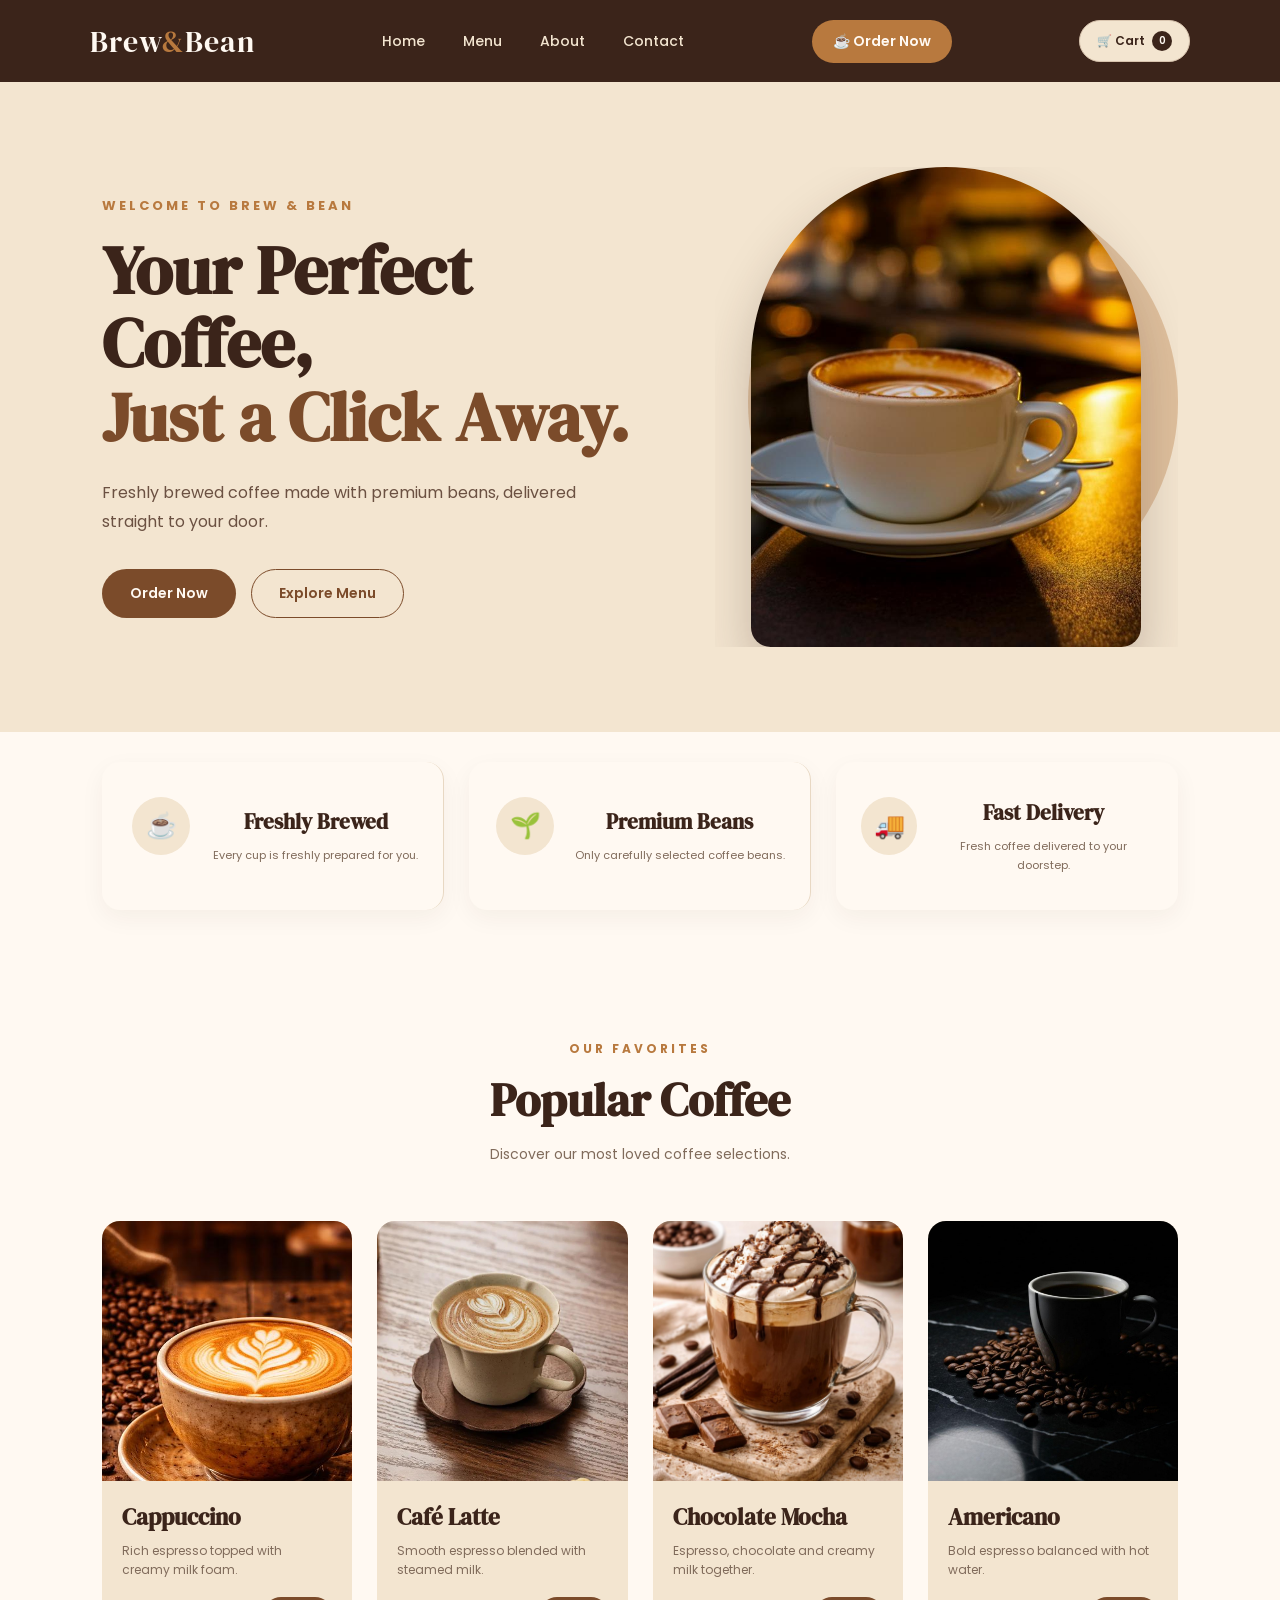
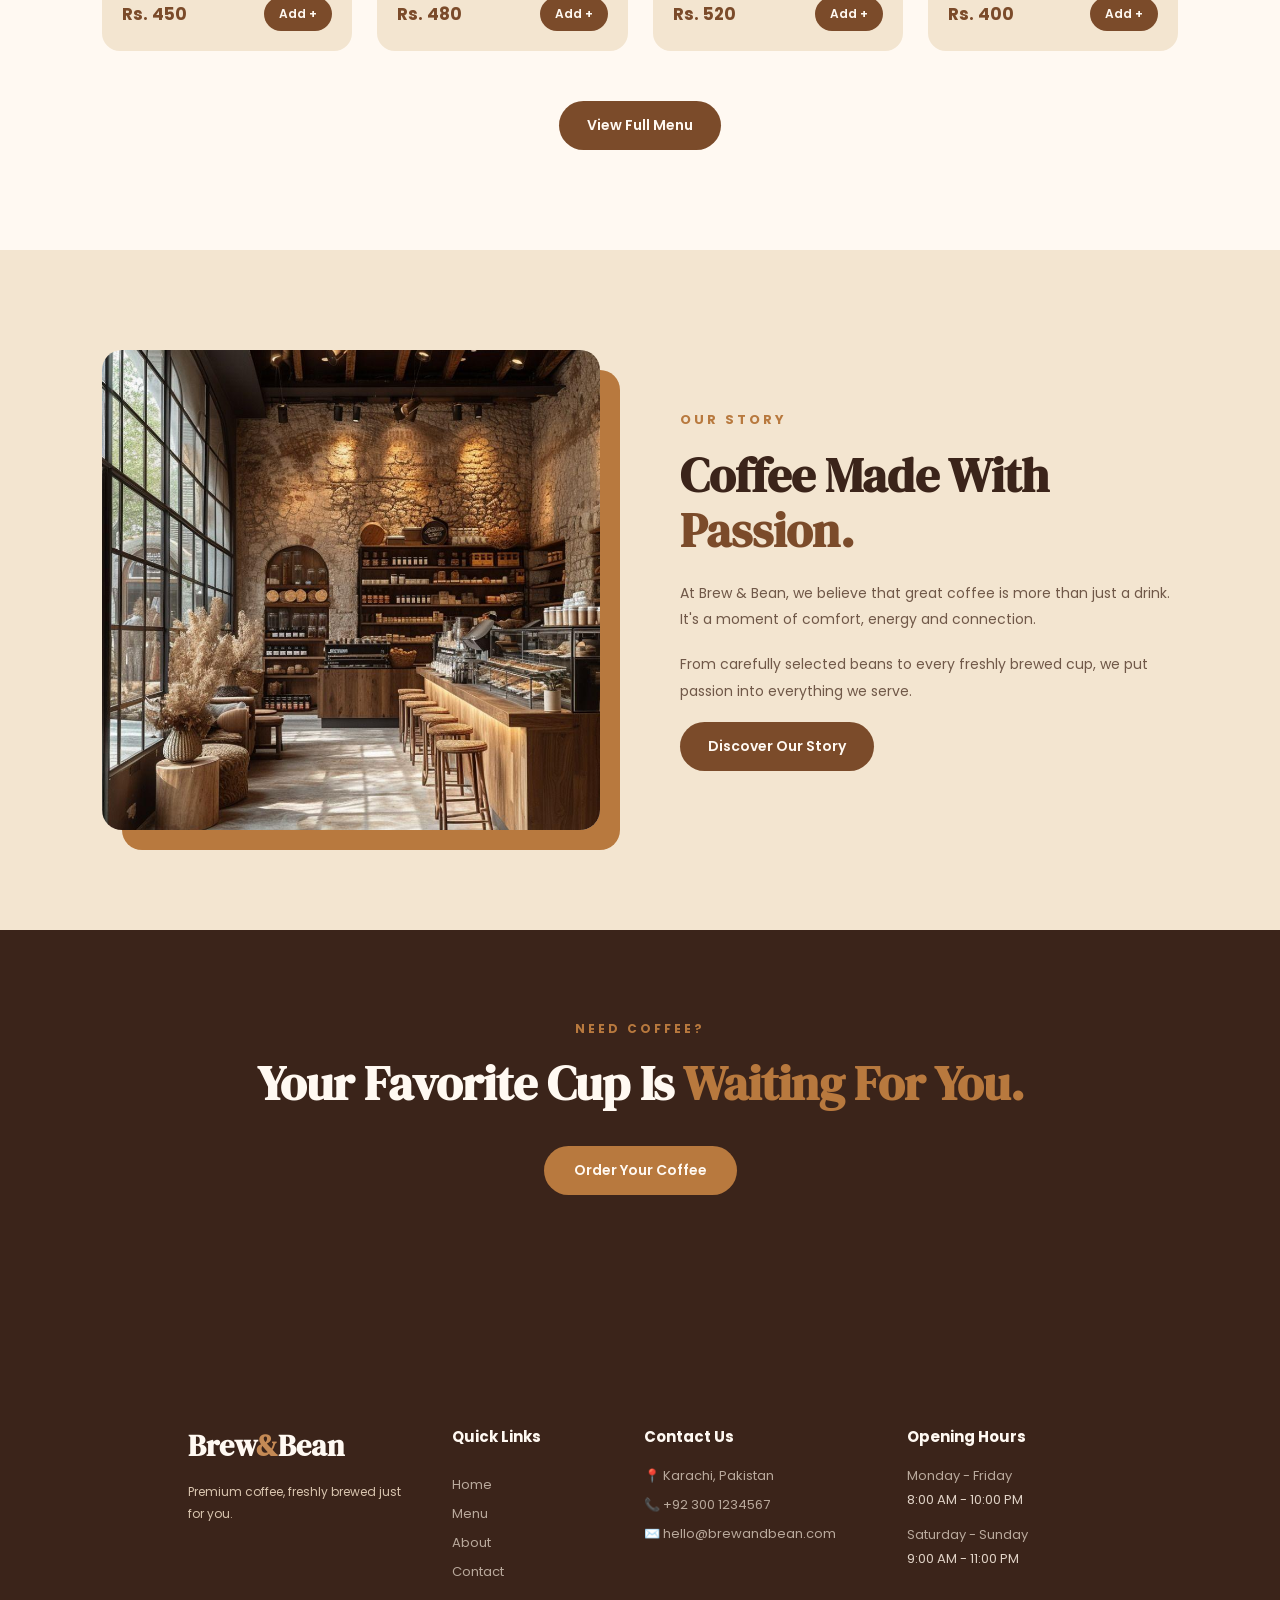
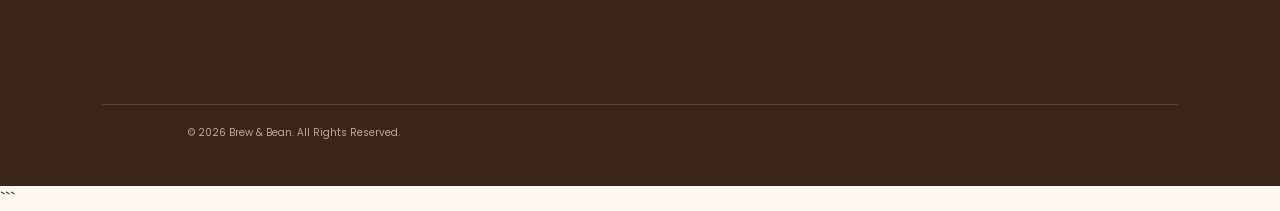
<file: index.html>
<!DOCTYPE html>
<html lang="en">

<head>

    <meta charset="UTF-8">

    <meta name="viewport" content="width=device-width, initial-scale=1.0">

    <title>Brew & Bean | Premium Coffee</title>


    <!-- Google Font -->

    <link rel="preconnect" href="https://fonts.googleapis.com">

    <link rel="preconnect" href="https://fonts.gstatic.com" crossorigin>

    <link href="https://fonts.googleapis.com/css2?family=DM+Serif+Display&family=Poppins:wght@300;400;500;600;700&display=swap" rel="stylesheet">


    <!-- CSS -->

    <link rel="stylesheet" href="style.css">

</head>


<body>


<!-- =========================
     NAVBAR
========================= -->

<header class="navbar">

    <div class="logo">
        Brew<span>&</span>Bean
    </div>


    <nav id="nav-menu">

        <a href="index.html">
            Home
        </a>

        <a href="menu.html#menu">
            Menu
        </a>

        <a href="about.html">
            About
        </a>

        <a href="contact.html">
            Contact
        </a>

    </nav>


    <a href="menu.html" class="cart-btn">
        ☕ Order Now
    </a>


    <a href="menu.html#cart" class="nav-cart">

        🛒 Cart

        <span id="nav-cart-count">
            0
        </span>

    </a>


    <button class="menu-toggle" id="menu-toggle">
        ☰
    </button>

</header>



<!-- =========================
     HERO SECTION
========================= -->

<section class="hero">

    <div class="hero-content">

        <p class="small-title">
            WELCOME TO BREW & BEAN
        </p>


        <h1>

            Your Perfect Coffee,

            <span>
                Just a Click Away.
            </span>

        </h1>


        <p class="hero-text">

            Freshly brewed coffee made with premium beans,
            delivered straight to your door.

        </p>


        <div class="hero-buttons">

            <a href="menu.html" class="primary-btn">
                Order Now
            </a>


            <a href="menu.html#menu" class="secondary-btn">
                Explore Menu
            </a>

        </div>

    </div>



    <div class="hero-image">

        <div class="image-circle"></div>

        <img
            src="images/hero-coffee.jpg"
            alt="Premium Coffee">

    </div>

</section>



<!-- =========================
     FEATURES
========================= -->

<section class="features">


    <div class="feature-card">

        <div class="feature-icon">
            ☕
        </div>

        <div>

            <h3>
                Freshly Brewed
            </h3>

            <p>
                Every cup is freshly prepared for you.
            </p>

        </div>

    </div>



    <div class="feature-card">

        <div class="feature-icon">
            🌱
        </div>

        <div>

            <h3>
                Premium Beans
            </h3>

            <p>
                Only carefully selected coffee beans.
            </p>

        </div>

    </div>



    <div class="feature-card">

        <div class="feature-icon">
            🚚
        </div>

        <div>

            <h3>
                Fast Delivery
            </h3>

            <p>
                Fresh coffee delivered to your doorstep.
            </p>

        </div>

    </div>

</section>



<!-- =========================
     FEATURED COFFEE
========================= -->

<section class="featured">

    <div class="section-heading">

        <p>
            OUR FAVORITES
        </p>

        <h2>
            Popular Coffee
        </h2>

        <span>
            Discover our most loved coffee selections.
        </span>

    </div>



    <div class="coffee-grid">


        <!-- Coffee Card 1 -->

        <div class="coffee-card">

            <div class="coffee-image">

                <img
                    src="images/cappuccino.jpg"
                    alt="Cappuccino">

            </div>


            <div class="coffee-info">

                <h3>
                    Cappuccino
                </h3>

                <p>
                    Rich espresso topped with creamy milk foam.
                </p>


                <div class="coffee-bottom">

                    <strong>
                        Rs. 450
                    </strong>

                    <a href="menu.html#menu">
                        Add +
                    </a>

                </div>

            </div>

        </div>



        <!-- Coffee Card 2 -->

        <div class="coffee-card">

            <div class="coffee-image">

                <img
                    src="images/latte.jpg"
                    alt="Latte">

            </div>


            <div class="coffee-info">

                <h3>
                    Café Latte
                </h3>

                <p>
                    Smooth espresso blended with steamed milk.
                </p>


                <div class="coffee-bottom">

                    <strong>
                        Rs. 480
                    </strong>

                    <a href="menu.html#menu">
                        Add +
                    </a>

                </div>

            </div>

        </div>



        <!-- Coffee Card 3 -->

        <div class="coffee-card">

            <div class="coffee-image">

                <img
                    src="images/mocha.jpg"
                    alt="Mocha">

            </div>


            <div class="coffee-info">

                <h3>
                    Chocolate Mocha
                </h3>

                <p>
                    Espresso, chocolate and creamy milk together.
                </p>


                <div class="coffee-bottom">

                    <strong>
                        Rs. 520
                    </strong>

                    <a href="menu.html#menu">
                        Add +
                    </a>

                </div>

            </div>

        </div>



        <!-- Coffee Card 4 -->

        <div class="coffee-card">

            <div class="coffee-image">

                <img
                    src="images/americano.jpg"
                    alt="Americano">

            </div>


            <div class="coffee-info">

                <h3>
                    Americano
                </h3>

                <p>
                    Bold espresso balanced with hot water.
                </p>


                <div class="coffee-bottom">

                    <strong>
                        Rs. 400
                    </strong>

                    <a href="menu.html#menu">
                        Add +
                    </a>

                </div>

            </div>

        </div>


    </div>



    <div class="menu-button">

        <a
            href="menu.html#menu"
            class="primary-btn">

            View Full Menu

        </a>

    </div>

</section>



<!-- =========================
     ABOUT PREVIEW
========================= -->

<section class="about-preview">


    <div class="about-image">

        <img
            src="images/coffee-shop.jpg"
            alt="Our Coffee Shop">

    </div>


    <div class="about-content">

        <p class="small-title">
            OUR STORY
        </p>


        <h2>

            Coffee Made With

            <span>
                Passion.
            </span>

        </h2>


        <p>

            At Brew & Bean, we believe that great coffee is more
            than just a drink. It's a moment of comfort, energy
            and connection.

        </p>


        <p>

            From carefully selected beans to every freshly brewed
            cup, we put passion into everything we serve.

        </p>


        <a
            href="about.html"
            class="primary-btn">

            Discover Our Story

        </a>

    </div>

</section>



<!-- =========================
     CALL TO ACTION
========================= -->

<section class="cta">

    <div>

        <p>
            NEED COFFEE?
        </p>


        <h2>

            Your Favorite Cup Is

            <span>
                Waiting For You.
            </span>

        </h2>


        <a
            href="menu.html#menu"
            class="cta-btn">

            Order Your Coffee

        </a>

    </div>

</section>



<!-- =========================
     FOOTER
========================= -->

<footer class="footer">


    <div class="footer-content">


        <!-- BRAND -->

        <div class="footer-brand">

            <h2>
                Brew<span>&</span>Bean
            </h2>

            <p>
                Premium coffee, freshly brewed
                just for you.
            </p>

        </div>



        <!-- QUICK LINKS -->

        <div class="footer-links">

            <h3>
                Quick Links
            </h3>


            <a href="index.html">
                Home
            </a>


            <a href="menu.html#menu">
                Menu
            </a>


            <a href="about.html">
                About
            </a>


            <a href="contact.html">
                Contact
            </a>

        </div>



        <!-- CONTACT -->

        <div class="footer-contact">

            <h3>
                Contact Us
            </h3>


            <p>
                📍 Karachi, Pakistan
            </p>


            <p>
                📞 +92 300 1234567
            </p>


            <p>
                ✉️ hello@brewandbean.com
            </p>

        </div>



        <!-- OPENING HOURS -->

        <div class="footer-hours">

            <h3>
                Opening Hours
            </h3>


            <p>
                Monday - Friday
            </p>


            <span>
                8:00 AM - 10:00 PM
            </span>


            <p>
                Saturday - Sunday
            </p>


            <span>
                9:00 AM - 11:00 PM
            </span>

        </div>

    </div>



    <div class="footer-bottom">

        <p>
            © 2026 Brew & Bean. All Rights Reserved.
        </p>

    </div>

</footer>


</body>

</html>
```
</file>
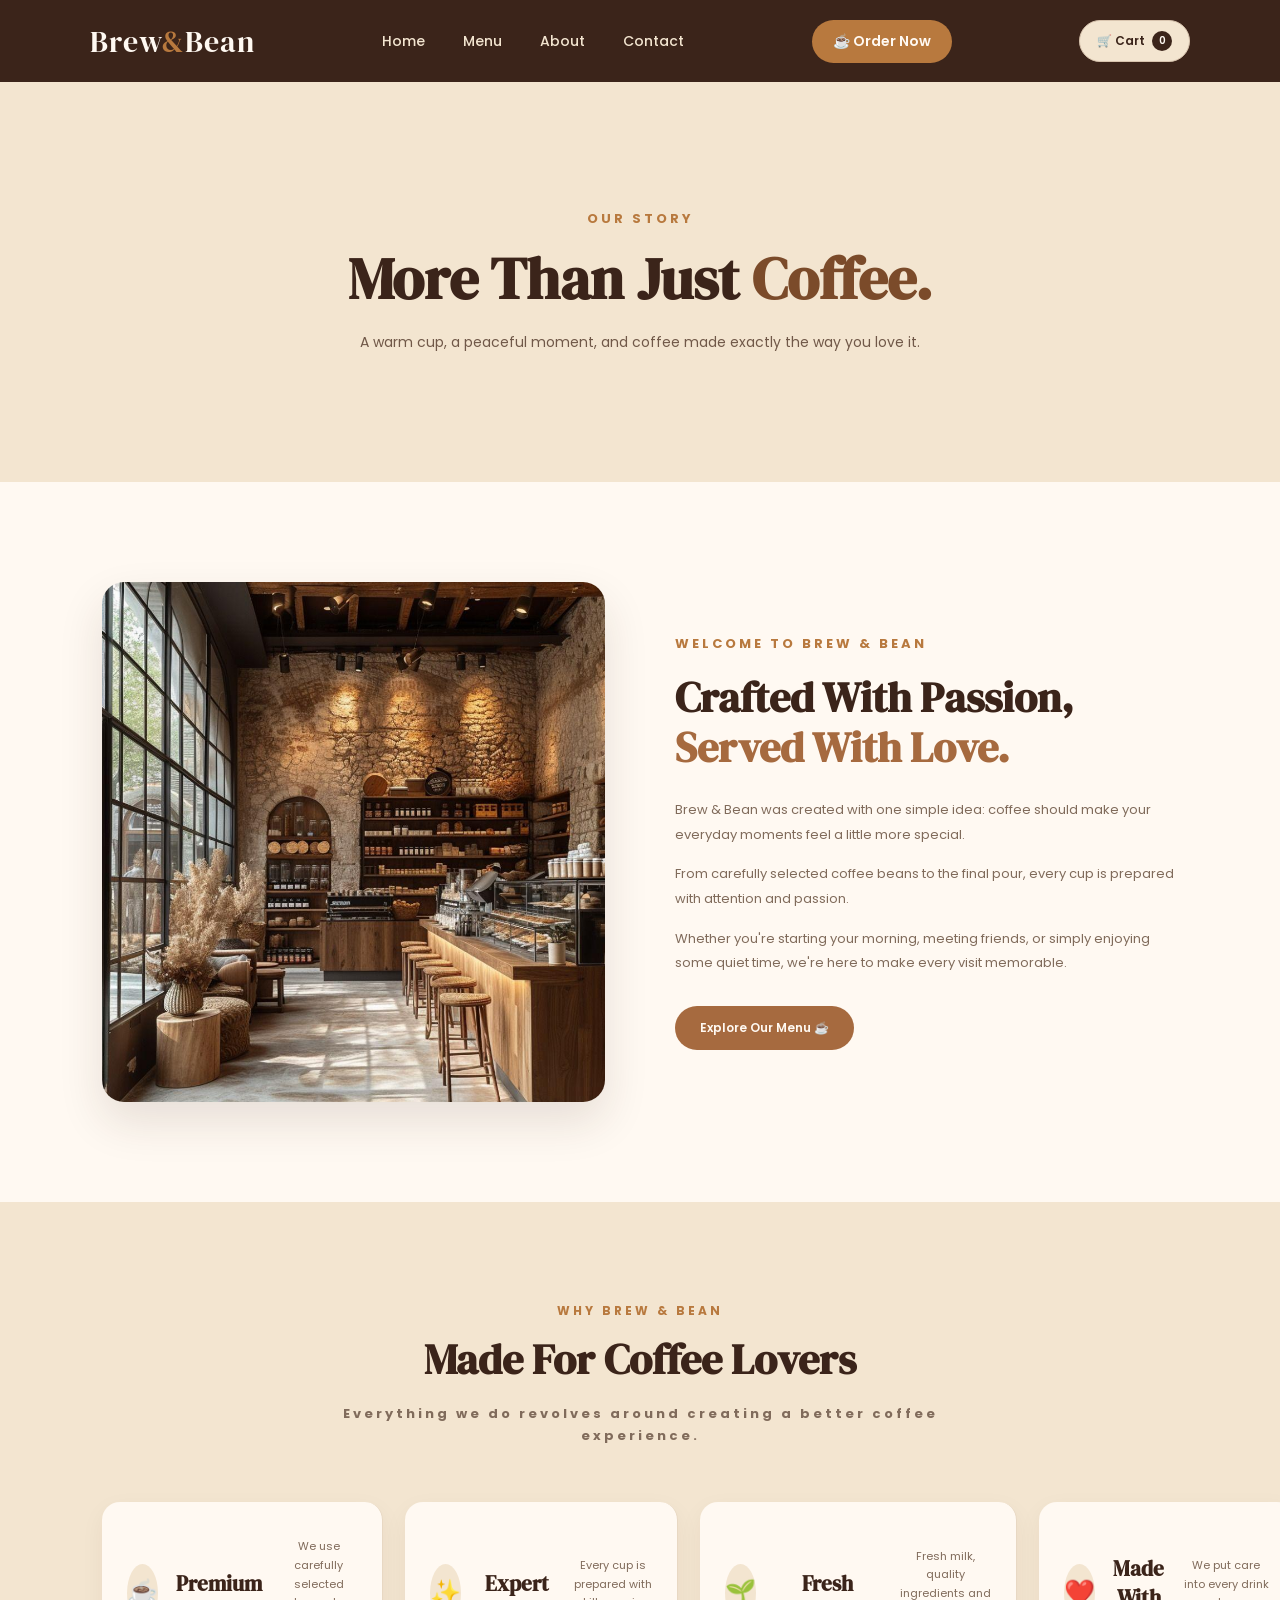
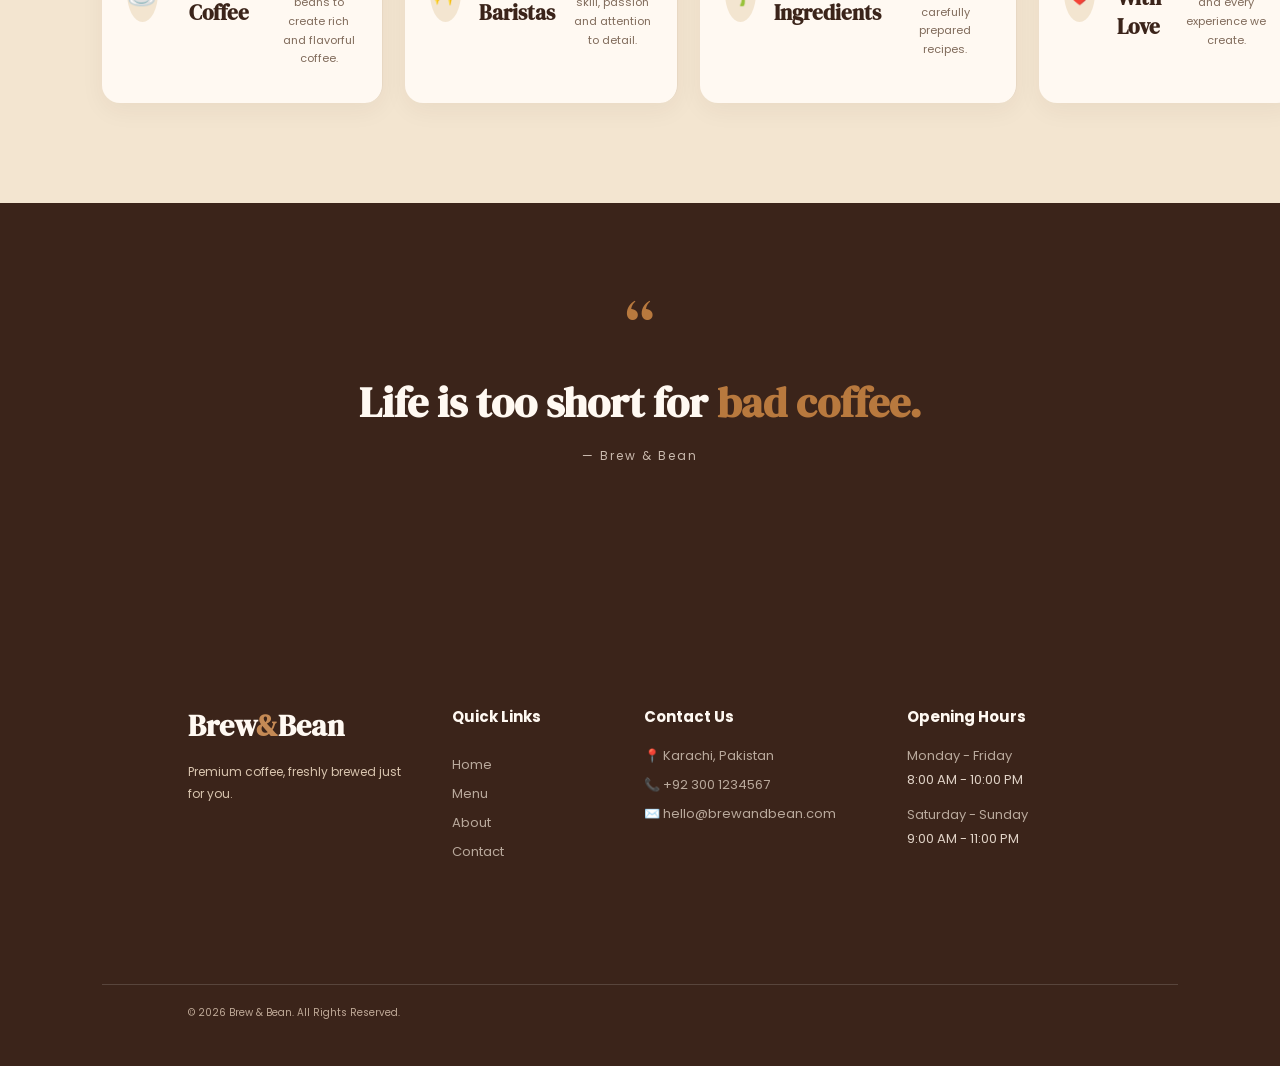
<file: about.html>
<!DOCTYPE html>
<html lang="en">

<head>

    <meta charset="UTF-8">

    <meta name="viewport" content="width=device-width, initial-scale=1.0">

    <title>About Us | Brew & Bean</title>

    <link rel="preconnect" href="https://fonts.googleapis.com">

    <link rel="preconnect" href="https://fonts.gstatic.com" crossorigin>

    <link href="https://fonts.googleapis.com/css2?family=DM+Serif+Display&family=Poppins:wght@300;400;500;600;700&display=swap" rel="stylesheet">

    <link rel="stylesheet" href="style.css">

</head>


<body>


<!-- =========================
     NAVBAR
========================= -->

<header class="navbar">

    <div class="logo">
        Brew<span>&</span>Bean
    </div>

    <nav id="nav-menu">

        <a href="index.html">
            Home
        </a>

        <a href="menu.html">
            Menu
        </a>

        <a href="about.html">
            About
        </a>

        <a href="contact.html">
            Contact
        </a>

    </nav>

    <a href="menu.html" class="cart-btn">
        ☕ Order Now
    </a>

    <a href="menu.html#cart" class="nav-cart">
    🛒 Cart
    <span id="nav-cart-count">0</span>
    </a>

    <button class="menu-toggle" id="menu-toggle">
        ☰
    </button>

</header>



<!-- =========================
     ABOUT HERO
========================= -->

<section class="about-hero">

    <div class="about-hero-content">

        <p class="small-title">
            OUR STORY
        </p>

        <h1>
            More Than Just
            <span>Coffee.</span>
        </h1>

        <p>
            A warm cup, a peaceful moment, and coffee
            made exactly the way you love it.
        </p>

    </div>

</section>



<!-- =========================
     OUR STORY
========================= -->

<section class="story-section">

    <div class="story-image">

        <img
            src="images/coffee-shop.jpg"
            alt="Brew and Bean Coffee Shop">

    </div>


    <div class="story-content">

        <p class="small-title">
            WELCOME TO BREW & BEAN
        </p>

        <h2>
            Crafted With Passion,
            <span>Served With Love.</span>
        </h2>

        <p>
            Brew & Bean was created with one simple idea:
            coffee should make your everyday moments feel
            a little more special.
        </p>

        <p>
            From carefully selected coffee beans to the
            final pour, every cup is prepared with attention
            and passion.
        </p>

        <p>
            Whether you're starting your morning, meeting
            friends, or simply enjoying some quiet time,
            we're here to make every visit memorable.
        </p>

        <a href="menu.html" class="about-btn">
            Explore Our Menu ☕
        </a>

    </div>

</section>



<!-- =========================
     WHY CHOOSE US
========================= -->

<section class="why-section">

    <div class="section-heading">

        <p class="small-title">
            WHY BREW & BEAN
        </p>

        <h2>
            Made For Coffee Lovers
        </h2>

        <p>
            Everything we do revolves around creating
            a better coffee experience.
        </p>

    </div>


    <div class="features-grid">


        <!-- Feature 1 -->

        <div class="feature-card">

            <div class="feature-icon">
                ☕
            </div>

            <h3>
                Premium Coffee
            </h3>

            <p>
                We use carefully selected beans to create
                rich and flavorful coffee.
            </p>

        </div>


        <!-- Feature 2 -->

        <div class="feature-card">

            <div class="feature-icon">
                ✨
            </div>

            <h3>
                Expert Baristas
            </h3>

            <p>
                Every cup is prepared with skill,
                passion and attention to detail.
            </p>

        </div>


        <!-- Feature 3 -->

        <div class="feature-card">

            <div class="feature-icon">
                🌱
            </div>

            <h3>
                Fresh Ingredients
            </h3>

            <p>
                Fresh milk, quality ingredients and
                carefully prepared recipes.
            </p>

        </div>


        <!-- Feature 4 -->

        <div class="feature-card">

            <div class="feature-icon">
                ❤️
            </div>

            <h3>
                Made With Love
            </h3>

            <p>
                We put care into every drink and every
                experience we create.
            </p>

        </div>


    </div>

</section>



<!-- =========================
     QUOTE SECTION
========================= -->

<section class="quote-section">

    <div>

        <span class="quote-mark">
            “
        </span>

        <h2>
            Life is too short for
            <span>bad coffee.</span>
        </h2>

        <p>
            — Brew & Bean
        </p>

    </div>

</section>



<!-- =========================
     FOOTER
========================= -->

<footer class="footer">

    <div class="footer-content">


        <div class="footer-brand">

            <h2>
                Brew<span>&</span>Bean
            </h2>

            <p>
                Premium coffee, freshly brewed
                just for you.
            </p>

        </div>


        <div class="footer-links">

            <h3>
                Quick Links
            </h3>

            <a href="index.html">
                Home
            </a>

            <a href="menu.html">
                Menu
            </a>

            <a href="about.html">
                About
            </a>

            <a href="contact.html">
                Contact
            </a>

        </div>


        <div class="footer-contact">

            <h3>
                Contact Us
            </h3>

            <p>
                📍 Karachi, Pakistan
            </p>

            <p>
                📞 +92 300 1234567
            </p>

            <p>
                ✉️ hello@brewandbean.com
            </p>

        </div>


        <div class="footer-hours">

            <h3>
                Opening Hours
            </h3>

            <p>
                Monday - Friday
            </p>

            <span>
                8:00 AM - 10:00 PM
            </span>

            <p>
                Saturday - Sunday
            </p>

            <span>
                9:00 AM - 11:00 PM
            </span>

        </div>


    </div>


    <div class="footer-bottom">

        <p>
            © 2026 Brew & Bean. All Rights Reserved.
        </p>

    </div>

</footer>


</body>

</html>
</file>
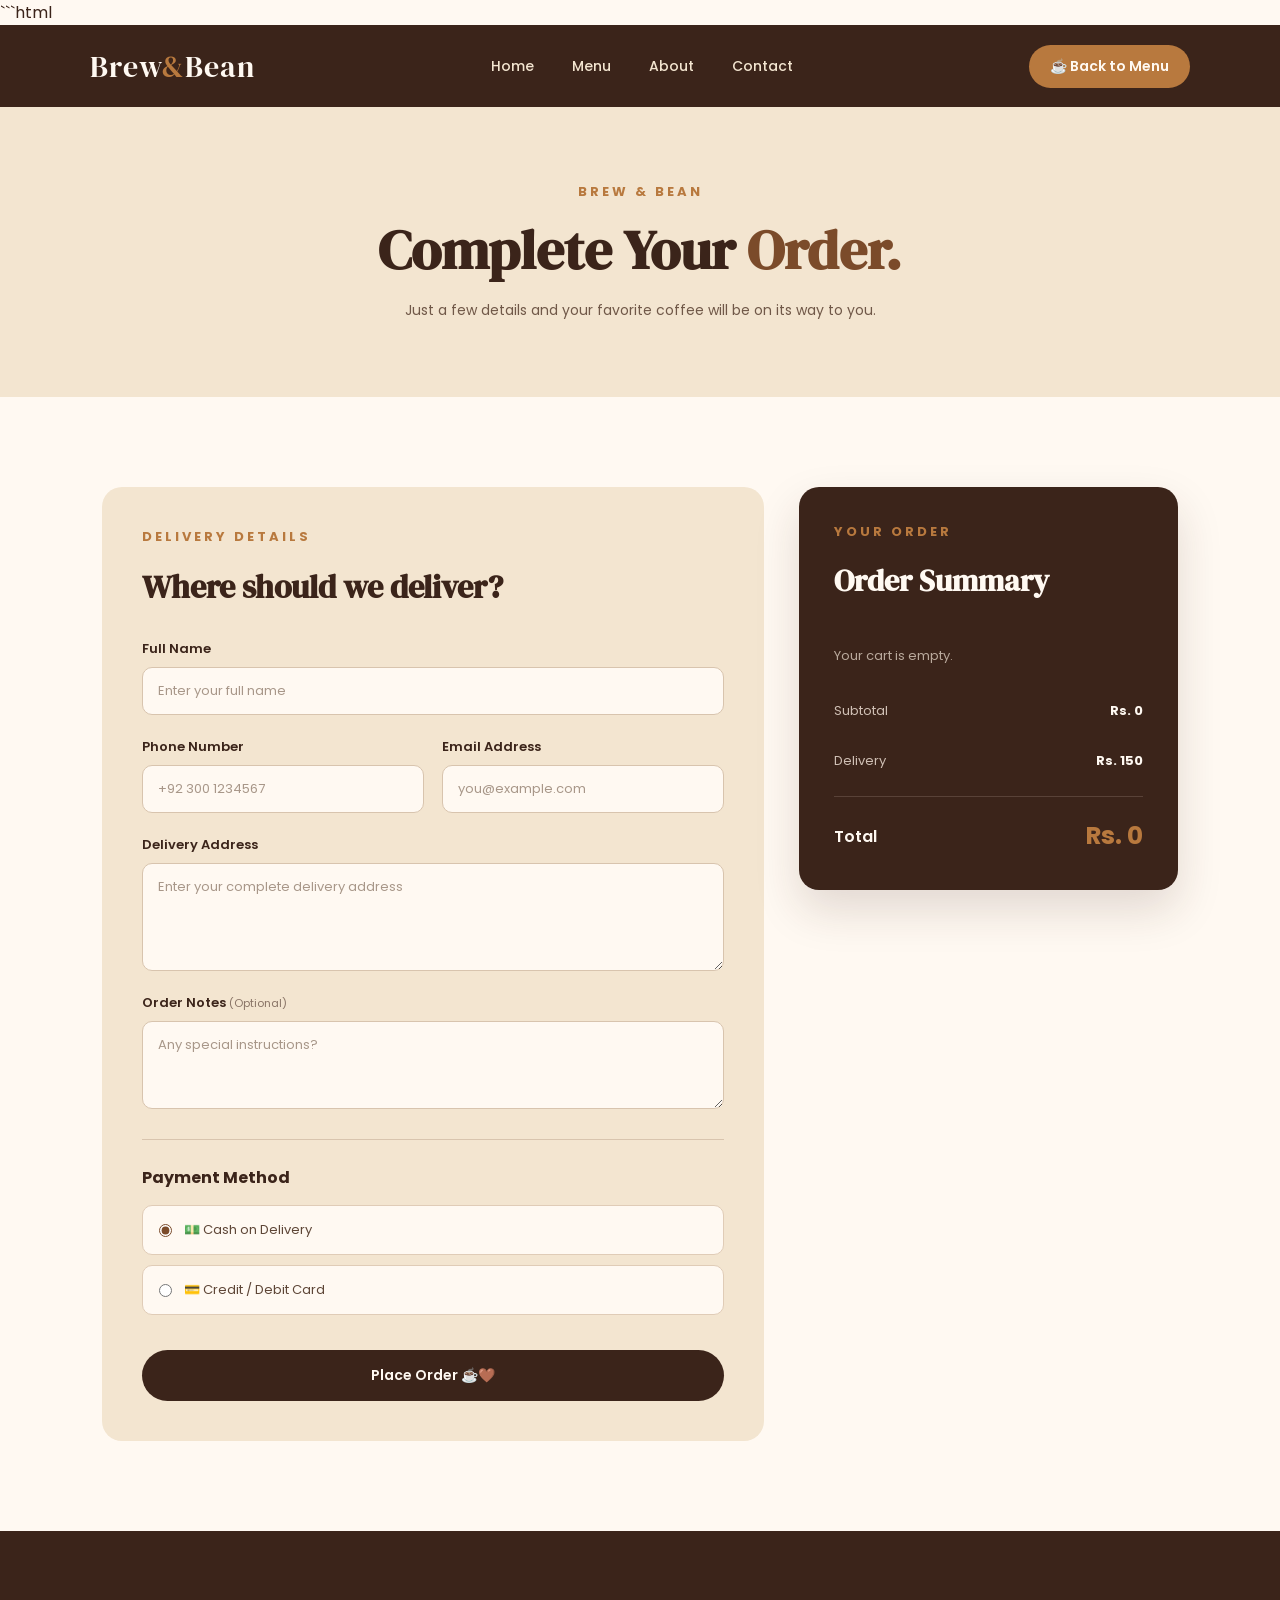
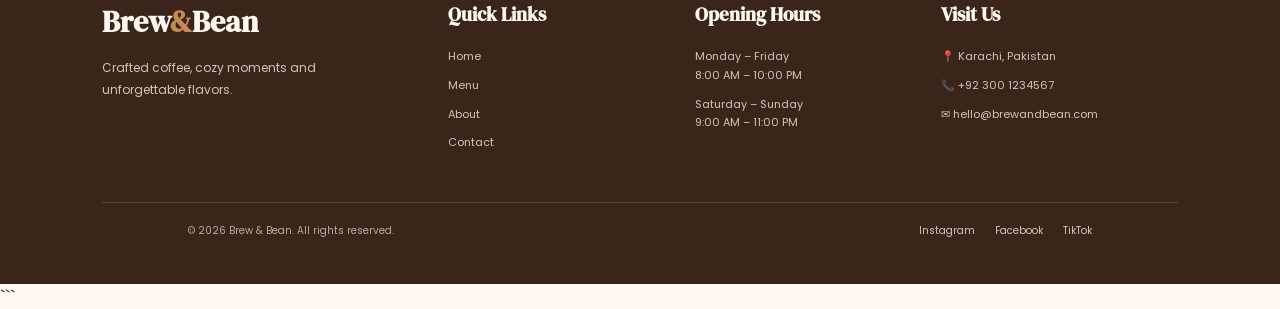
<file: checkout.html>
```html
<!DOCTYPE html>
<html lang="en">

<head>

    <meta charset="UTF-8">

    <meta name="viewport" content="width=device-width, initial-scale=1.0">

    <title>Checkout | Brew & Bean</title>

    <link rel="preconnect" href="https://fonts.googleapis.com">

    <link rel="preconnect" href="https://fonts.gstatic.com" crossorigin>

    <link href="https://fonts.googleapis.com/css2?family=DM+Serif+Display&family=Poppins:wght@300;400;500;600;700&display=swap" rel="stylesheet">

    <link rel="stylesheet" href="style.css">

</head>


<body>


<!-- =========================
     NAVBAR
========================= -->

<header class="navbar">

    <div class="logo">
        Brew<span>&</span>Bean
    </div>

    <nav>

        <a href="index.html">
            Home
        </a>

        <a href="menu.html#menu">
            Menu
        </a>

        <a href="about.html">
            About
        </a>

        <a href="contact.html">
            Contact
        </a>

    </nav>

    <a href="menu.html" class="cart-btn">
        ☕ Back to Menu
    </a>

</header>



<!-- =========================
     CHECKOUT HERO
========================= -->

<section class="checkout-hero">

    <p class="small-title">
        BREW & BEAN
    </p>

    <h1>
        Complete Your
        <span>Order.</span>
    </h1>

    <p>
        Just a few details and your favorite coffee
        will be on its way to you.
    </p>

</section>



<!-- =========================
     CHECKOUT
========================= -->

<section class="checkout-section">

    <div class="checkout-container">


        <!-- =========================
             CUSTOMER DETAILS
        ========================== -->

        <div class="checkout-form">

            <div class="checkout-heading">

                <p class="small-title">
                    DELIVERY DETAILS
                </p>

                <h2>
                    Where should we deliver?
                </h2>

            </div>


            <form id="order-form">


                <!-- FULL NAME -->

                <div class="input-group">

                    <label for="name">
                        Full Name
                    </label>

                    <input
                        type="text"
                        id="name"
                        placeholder="Enter your full name"
                        required>

                </div>



                <!-- PHONE + EMAIL -->

                <div class="input-row">

                    <div class="input-group">

                        <label for="phone">
                            Phone Number
                        </label>

                        <input
                            type="tel"
                            id="phone"
                            placeholder="+92 300 1234567"
                            required>

                    </div>


                    <div class="input-group">

                        <label for="email">
                            Email Address
                        </label>

                        <input
                            type="email"
                            id="email"
                            placeholder="you@example.com"
                            required>

                    </div>

                </div>



                <!-- ADDRESS -->

                <div class="input-group">

                    <label for="address">
                        Delivery Address
                    </label>

                    <textarea
                        id="address"
                        rows="4"
                        placeholder="Enter your complete delivery address"
                        required></textarea>

                </div>



                <!-- NOTES -->

                <div class="input-group">

                    <label for="notes">

                        Order Notes

                        <span>
                            (Optional)
                        </span>

                    </label>

                    <textarea
                        id="notes"
                        rows="3"
                        placeholder="Any special instructions?"></textarea>

                </div>



                <!-- =========================
                     PAYMENT
                ========================== -->

                <div class="payment-section">

                    <h3>
                        Payment Method
                    </h3>


                    <label class="payment-option">

                        <input
                            type="radio"
                            name="payment"
                            value="cod"
                            checked>

                        <span>
                            💵 Cash on Delivery
                        </span>

                    </label>


                    <label class="payment-option">

                        <input
                            type="radio"
                            name="payment"
                            value="card">

                        <span>
                            💳 Credit / Debit Card
                        </span>

                    </label>

                </div>



                <!-- PLACE ORDER -->

                <button
                    type="submit"
                    class="place-order-btn">

                    Place Order ☕🤎

                </button>


            </form>

        </div>



        <!-- =========================
             ORDER SUMMARY
        ========================== -->

        <div class="order-summary">

            <div class="summary-header">

                <p class="small-title">
                    YOUR ORDER
                </p>

                <h2>
                    Order Summary
                </h2>

            </div>


            <!-- ITEMS WILL COME FROM CART -->

            <div id="checkout-items">

                <p class="empty-summary">
                    Your cart is empty.
                </p>

            </div>



            <!-- SUBTOTAL -->

            <div class="summary-line">

                <span>
                    Subtotal
                </span>

                <strong id="checkout-subtotal">
                    Rs. 0
                </strong>

            </div>



            <!-- DELIVERY -->

            <div class="summary-line">

                <span>
                    Delivery
                </span>

                <strong id="checkout-delivery">
                    Rs. 150
                </strong>

            </div>



            <!-- TOTAL -->

            <div class="summary-total">

                <span>
                    Total
                </span>

                <strong id="checkout-total">
                    Rs. 150
                </strong>

            </div>

        </div>

    </div>

</section>



<!-- =========================
     FOOTER
========================= -->

<footer class="footer">

    <div class="footer-container">


        <!-- BRAND -->

        <div class="footer-brand">

            <h2>
                Brew<span>&</span>Bean
            </h2>

            <p>
                Crafted coffee, cozy moments
                and unforgettable flavors.
            </p>

        </div>



        <!-- QUICK LINKS -->

        <div class="footer-column">

            <h3>
                Quick Links
            </h3>

            <a href="index.html">
                Home
            </a>

            <a href="menu.html#menu">
                Menu
            </a>

            <a href="about.html">
                About
            </a>

            <a href="contact.html">
                Contact
            </a>

        </div>



        <!-- OPENING HOURS -->

        <div class="footer-column">

            <h3>
                Opening Hours
            </h3>

            <p>
                Monday – Friday
                <br>
                8:00 AM – 10:00 PM
            </p>

            <p>
                Saturday – Sunday
                <br>
                9:00 AM – 11:00 PM
            </p>

        </div>



        <!-- CONTACT -->

        <div class="footer-column">

            <h3>
                Visit Us
            </h3>

            <p>
                📍 Karachi, Pakistan
            </p>

            <p>
                📞 +92 300 1234567
            </p>

            <p>
                ✉ hello@brewandbean.com
            </p>

        </div>

    </div>



    <!-- FOOTER BOTTOM -->

    <div class="footer-bottom">

        <p>
            © 2026 Brew & Bean.
            All rights reserved.
        </p>

        <div class="social-links">

            <a href="#">
                Instagram
            </a>

            <a href="#">
                Facebook
            </a>

            <a href="#">
                TikTok
            </a>

        </div>

    </div>

</footer>



<!-- =========================
     JAVASCRIPT
========================= -->

<script src="script.js"></script>


</body>

</html>
```
</file>
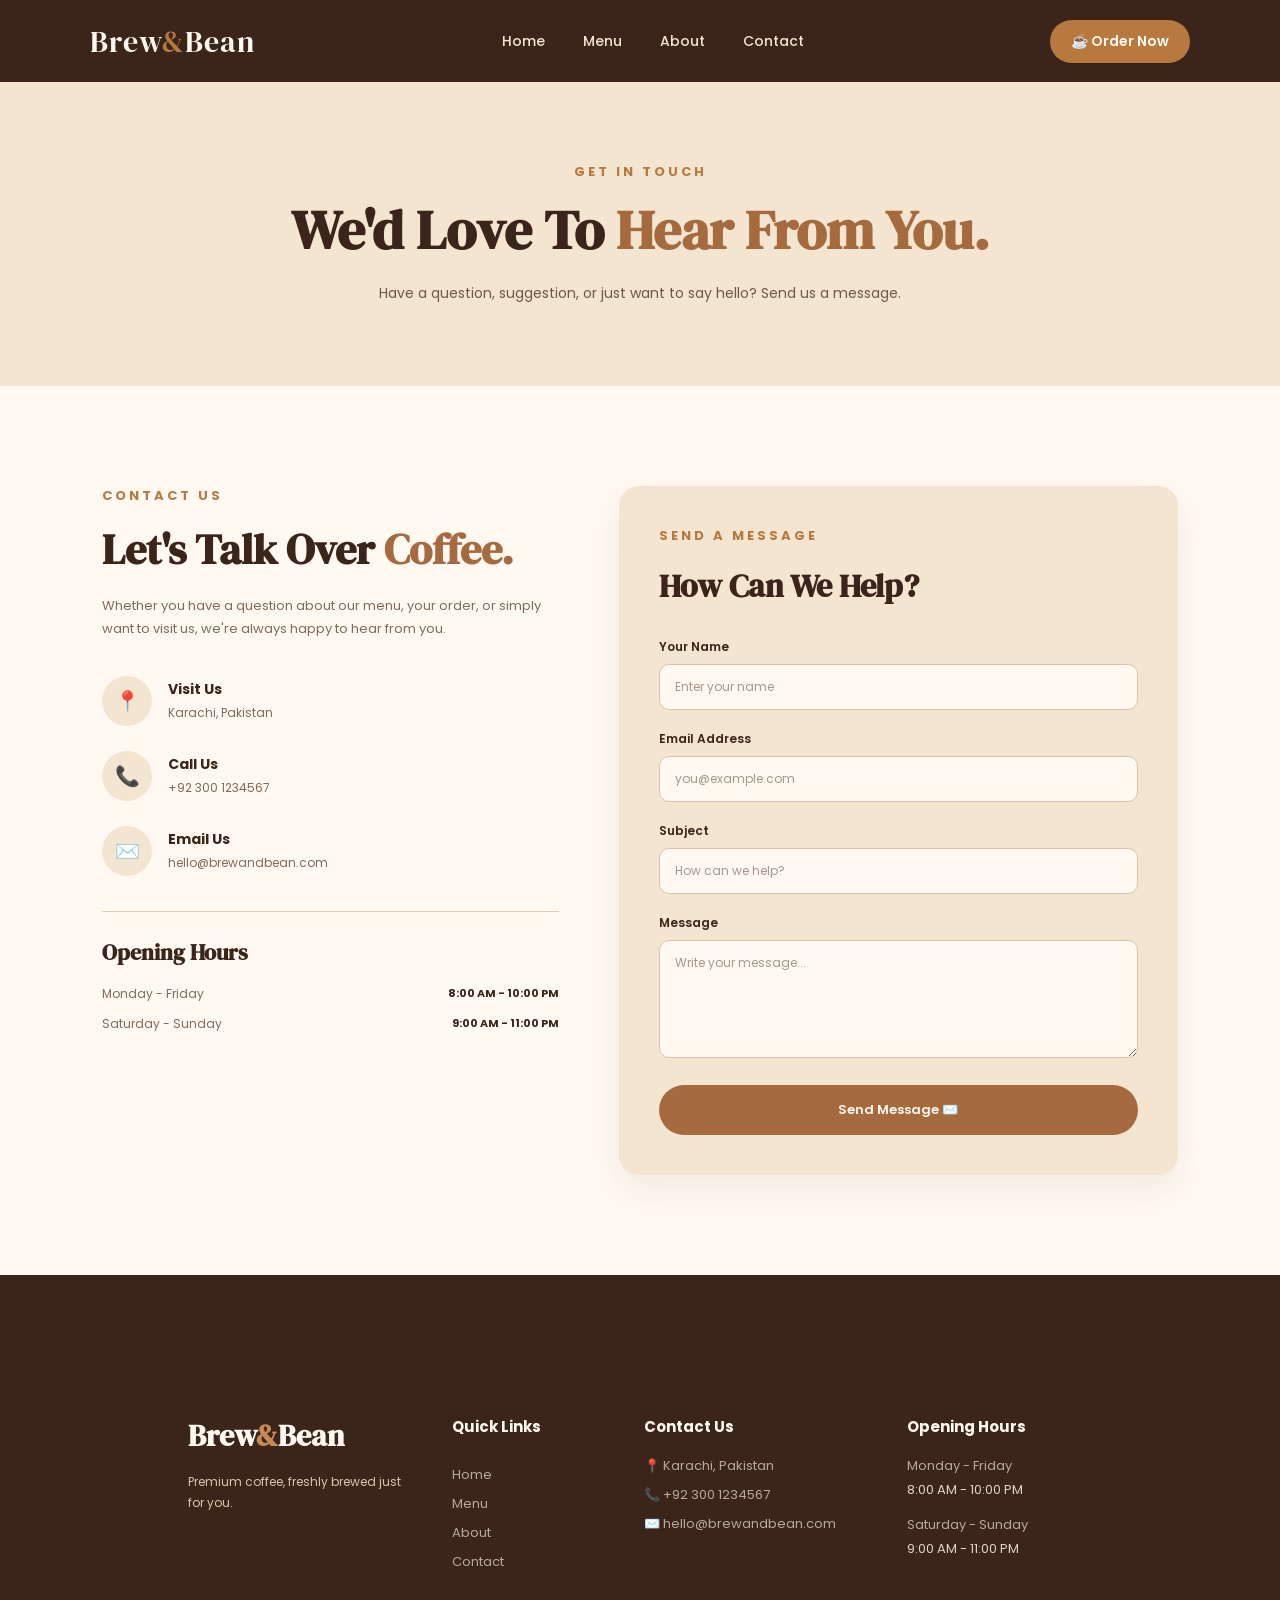
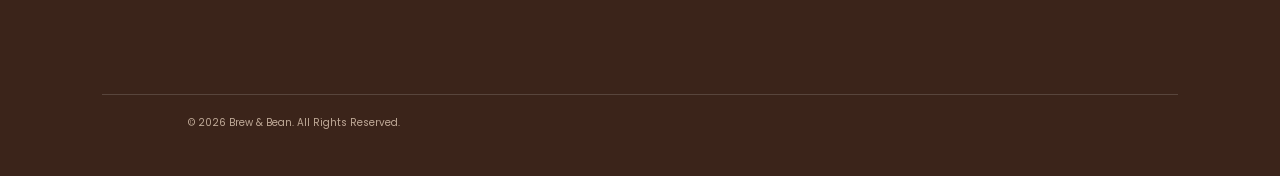
<file: contact.html>
<!DOCTYPE html>
<html lang="en">

<head>

    <meta charset="UTF-8">

    <meta name="viewport" content="width=device-width, initial-scale=1.0">

    <title>Contact | Brew & Bean</title>

    <link rel="preconnect" href="https://fonts.googleapis.com">

    <link rel="preconnect" href="https://fonts.gstatic.com" crossorigin>

    <link href="https://fonts.googleapis.com/css2?family=DM+Serif+Display&family=Poppins:wght@300;400;500;600;700&display=swap" rel="stylesheet">

    <link rel="stylesheet" href="style.css">

</head>


<body>


<!-- =========================
     NAVBAR
========================= -->

<header class="navbar">

    <div class="logo">
        Brew<span>&</span>Bean
    </div>

    <nav id="nav-menu">

        <a href="index.html">
            Home
        </a>

        <a href="menu.html">
            Menu
        </a>

        <a href="about.html">
            About
        </a>

        <a href="contact.html">
            Contact
        </a>

    </nav>

    <a href="menu.html" class="cart-btn">
        ☕ Order Now
    </a>

    <button class="menu-toggle" id="menu-toggle">
        ☰
    </button>

</header>



<!-- =========================
     CONTACT HERO
========================= -->

<section class="contact-hero">

    <div>

        <p class="small-title">
            GET IN TOUCH
        </p>

        <h1>
            We'd Love To
            <span>Hear From You.</span>
        </h1>

        <p>
            Have a question, suggestion, or just want
            to say hello? Send us a message.
        </p>

    </div>

</section>



<!-- =========================
     CONTACT SECTION
========================= -->

<section class="contact-section">

    <div class="contact-container">


        <!-- CONTACT INFORMATION -->

        <div class="contact-info">

            <p class="small-title">
                CONTACT US
            </p>

            <h2>
                Let's Talk Over
                <span>Coffee.</span>
            </h2>

            <p class="contact-description">
                Whether you have a question about our menu,
                your order, or simply want to visit us,
                we're always happy to hear from you.
            </p>


            <div class="contact-details">


                <div class="contact-detail">

                    <div class="contact-icon">
                        📍
                    </div>

                    <div>

                        <h3>
                            Visit Us
                        </h3>

                        <p>
                            Karachi, Pakistan
                        </p>

                    </div>

                </div>


                <div class="contact-detail">

                    <div class="contact-icon">
                        📞
                    </div>

                    <div>

                        <h3>
                            Call Us
                        </h3>

                        <p>
                            +92 300 1234567
                        </p>

                    </div>

                </div>


                <div class="contact-detail">

                    <div class="contact-icon">
                        ✉️
                    </div>

                    <div>

                        <h3>
                            Email Us
                        </h3>

                        <p>
                            hello@brewandbean.com
                        </p>

                    </div>

                </div>


            </div>


            <!-- OPENING HOURS -->

            <div class="contact-hours">

                <h3>
                    Opening Hours
                </h3>

                <div>

                    <span>
                        Monday - Friday
                    </span>

                    <strong>
                        8:00 AM - 10:00 PM
                    </strong>

                </div>

                <div>

                    <span>
                        Saturday - Sunday
                    </span>

                    <strong>
                        9:00 AM - 11:00 PM
                    </strong>

                </div>

            </div>

        </div>



        <!-- CONTACT FORM -->

        <div class="contact-form">

            <p class="small-title">
                SEND A MESSAGE
            </p>

            <h2>
                How Can We Help?
            </h2>


            <form id="contact-form">


                <div class="contact-input">

                    <label for="contact-name">
                        Your Name
                    </label>

                    <input
                        type="text"
                        id="contact-name"
                        placeholder="Enter your name"
                        required>

                </div>


                <div class="contact-input">

                    <label for="contact-email">
                        Email Address
                    </label>

                    <input
                        type="email"
                        id="contact-email"
                        placeholder="you@example.com"
                        required>

                </div>


                <div class="contact-input">

                    <label for="contact-subject">
                        Subject
                    </label>

                    <input
                        type="text"
                        id="contact-subject"
                        placeholder="How can we help?"
                        required>

                </div>


                <div class="contact-input">

                    <label for="contact-message">
                        Message
                    </label>

                    <textarea
                        id="contact-message"
                        rows="5"
                        placeholder="Write your message..."
                        required></textarea>

                </div>


                <button
                    type="submit"
                    class="send-message-btn">

                    Send Message ✉️

                </button>


            </form>


            <!-- SUCCESS MESSAGE -->

            <div
                class="contact-success"
                id="contact-success">

                <div>
                    ✓
                </div>

                <h3>
                    Message Sent!
                </h3>

                <p>
                    Thank you for reaching out.
                    We'll get back to you soon. 🤎
                </p>

            </div>

        </div>

    </div>

</section>



<!-- =========================
     FOOTER
========================= -->

<footer class="footer">

    <div class="footer-content">


        <div class="footer-brand">

            <h2>
                Brew<span>&</span>Bean
            </h2>

            <p>
                Premium coffee, freshly brewed
                just for you.
            </p>

        </div>


        <div class="footer-links">

            <h3>
                Quick Links
            </h3>

            <a href="index.html">
                Home
            </a>

            <a href="menu.html">
                Menu
            </a>

            <a href="about.html">
                About
            </a>

            <a href="contact.html">
                Contact
            </a>

        </div>


        <div class="footer-contact">

            <h3>
                Contact Us
            </h3>

            <p>
                📍 Karachi, Pakistan
            </p>

            <p>
                📞 +92 300 1234567
            </p>

            <p>
                ✉️ hello@brewandbean.com
            </p>

        </div>


        <div class="footer-hours">

            <h3>
                Opening Hours
            </h3>

            <p>
                Monday - Friday
            </p>

            <span>
                8:00 AM - 10:00 PM
            </span>

            <p>
                Saturday - Sunday
            </p>

            <span>
                9:00 AM - 11:00 PM
            </span>

        </div>

    </div>


    <div class="footer-bottom">

        <p>
            © 2026 Brew & Bean. All Rights Reserved.
        </p>

    </div>

</footer>


<script src="script.js"></script>

</body>

</html>
</file>
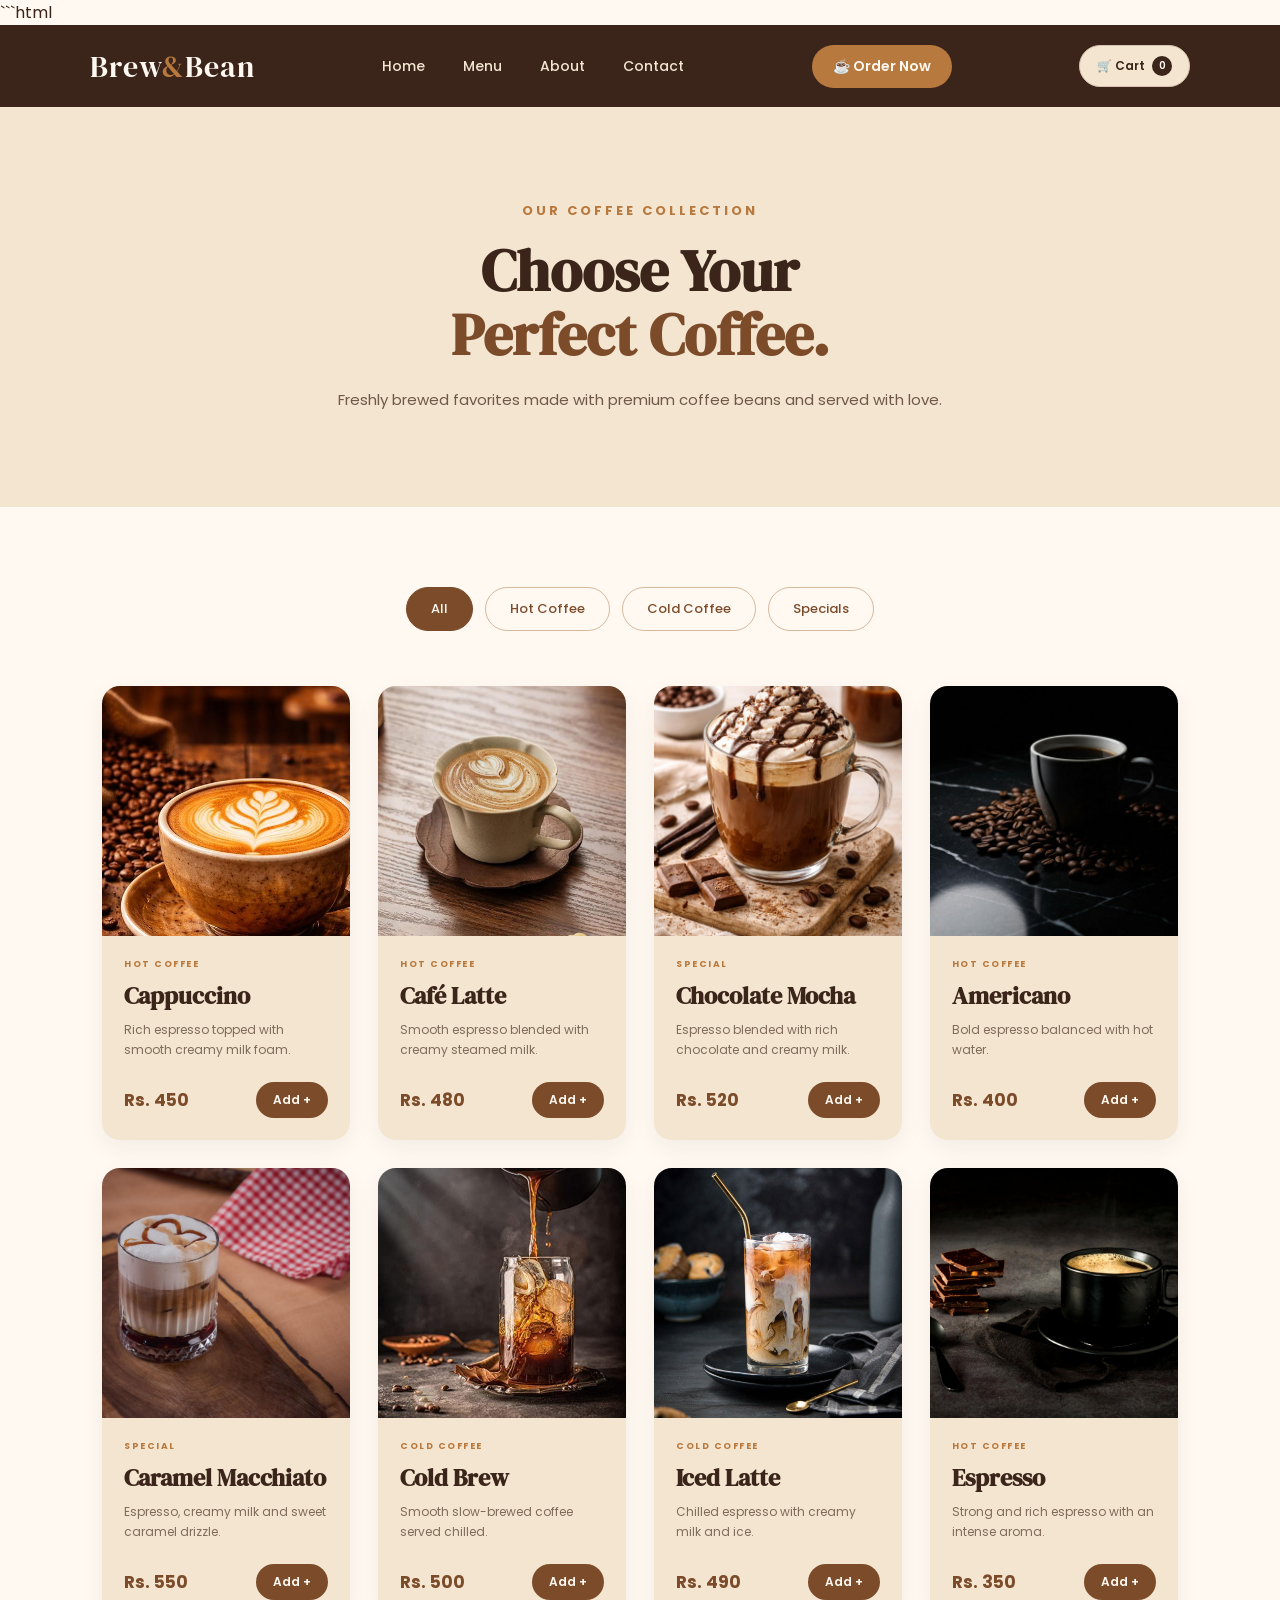
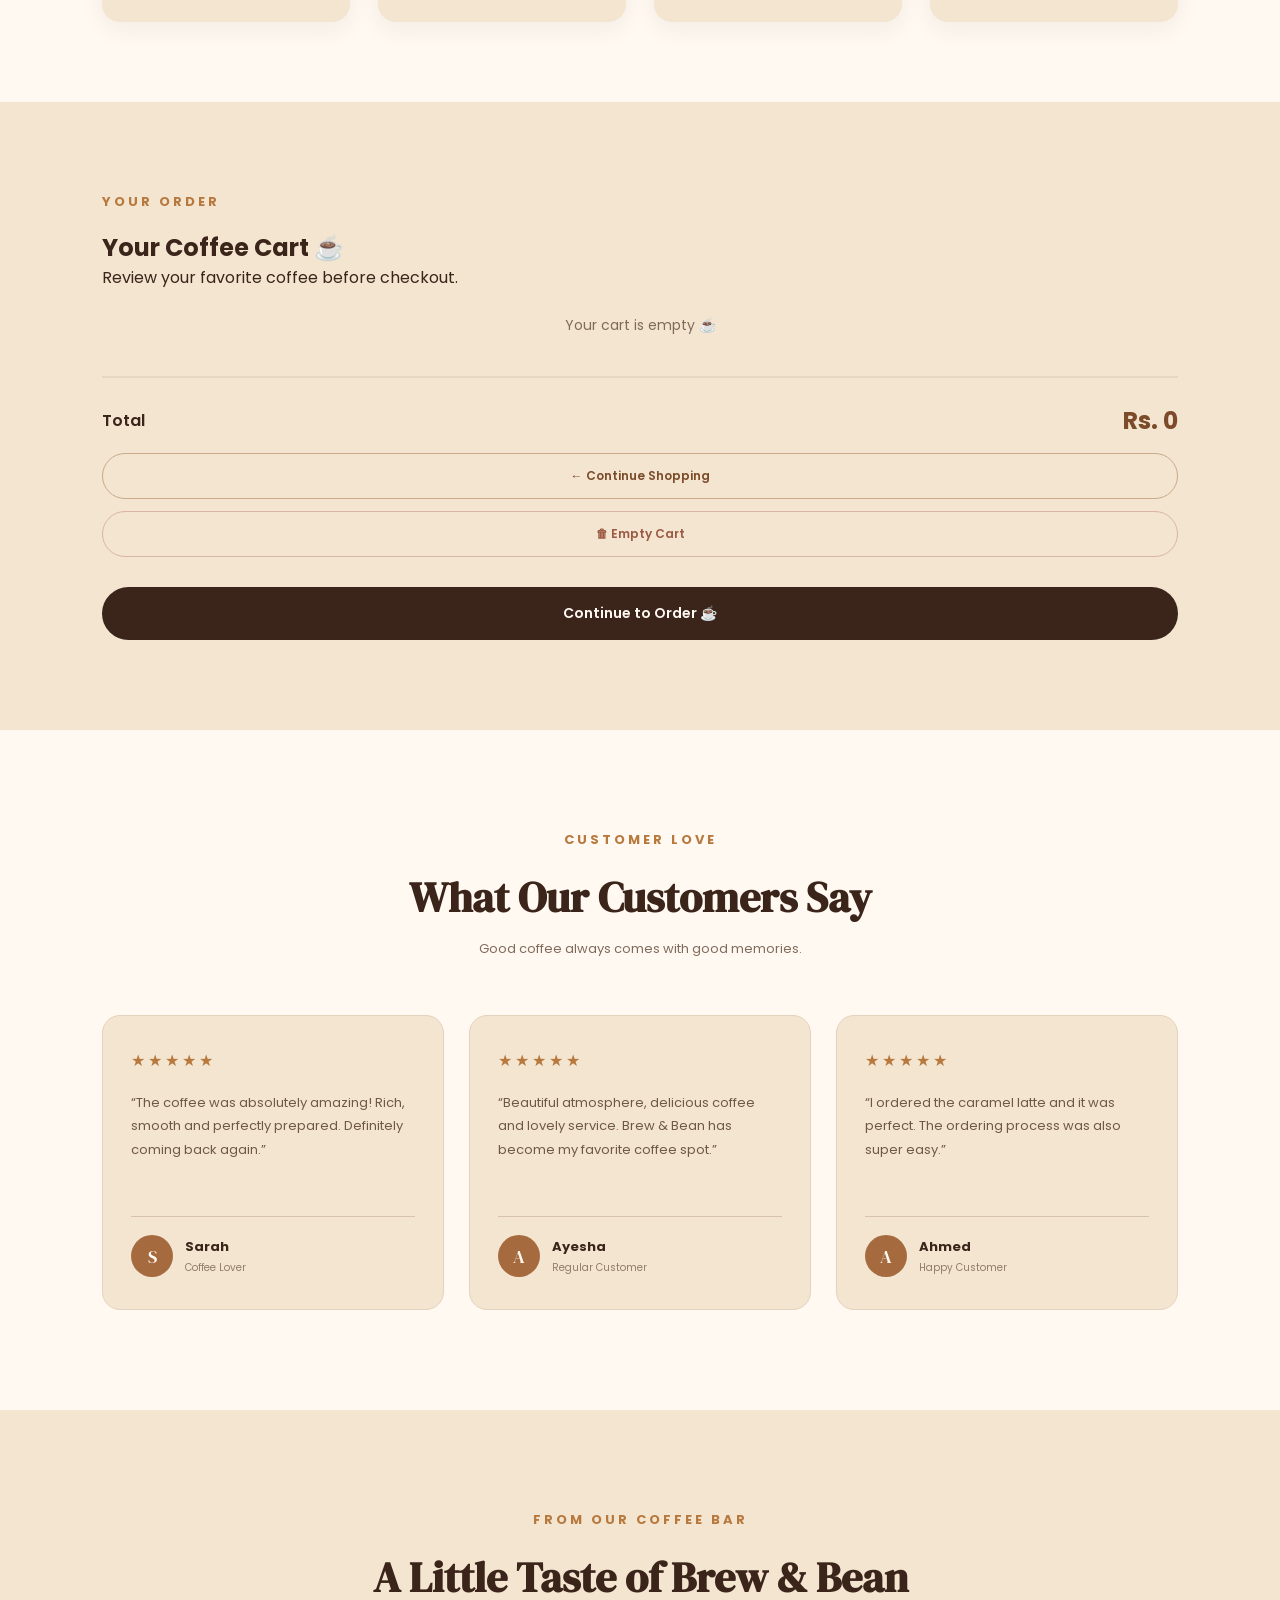
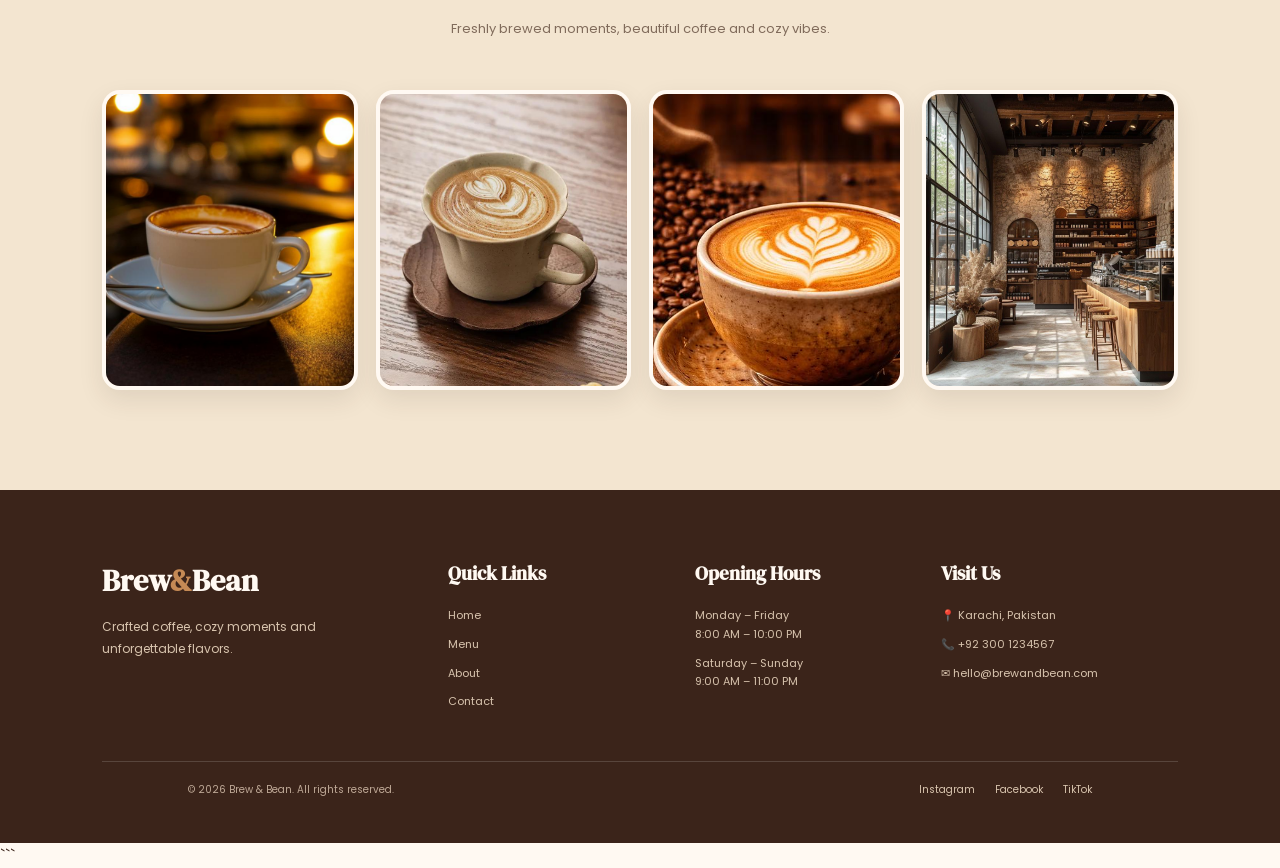
<file: menu.html>
```html
<!DOCTYPE html>
<html lang="en">

<head>

    <meta charset="UTF-8">

    <meta name="viewport" content="width=device-width, initial-scale=1.0">

    <title>Menu | Brew & Bean</title>

    <link rel="preconnect" href="https://fonts.googleapis.com">

    <link rel="preconnect" href="https://fonts.gstatic.com" crossorigin>

    <link href="https://fonts.googleapis.com/css2?family=DM+Serif+Display&family=Poppins:wght@300;400;500;600;700&display=swap" rel="stylesheet">

    <link rel="stylesheet" href="style.css">

</head>


<body>


<!-- =========================
     NAVBAR
========================= -->

<header class="navbar">

    <div class="logo">
        Brew<span>&</span>Bean
    </div>

    <nav id="nav-menu">

        <a href="index.html">
            Home
        </a>

        <a href="menu.html#menu">
            Menu
        </a>

        <a href="about.html">
            About
        </a>

        <a href="contact.html">
            Contact
        </a>

    </nav>

    <a href="menu.html" class="cart-btn">
        ☕ Order Now
    </a>

    <a href="menu.html#cart" class="nav-cart">
        🛒 Cart
        <span id="nav-cart-count">0</span>
    </a>

    <button class="menu-toggle" id="menu-toggle">
        ☰
    </button>

</header>



<!-- =========================
     MENU HERO
========================= -->

<section class="menu-hero">

    <div>

        <p class="small-title">
            OUR COFFEE COLLECTION
        </p>

        <h1>
            Choose Your
            <span>Perfect Coffee.</span>
        </h1>

        <p>
            Freshly brewed favorites made with premium
            coffee beans and served with love.
        </p>

    </div>

</section>



<!-- =========================
     CATEGORY + COFFEE MENU
========================= -->

<section class="menu-section" id="menu">


    <div class="category-buttons">

        <button class="category-btn active"
                onclick="filterMenu('all',this)">
            All
        </button>

        <button class="category-btn"
                onclick="filterMenu('hot',this)">
            Hot Coffee
        </button>

        <button class="category-btn"
                onclick="filterMenu('cold',this)">
            Cold Coffee
        </button>

        <button class="category-btn"
                onclick="filterMenu('special',this)">
            Specials
        </button>

    </div>



    <!-- =========================
         COFFEE GRID
    ========================== -->

    <div class="menu-grid">


        <!-- Cappuccino -->

        <div class="menu-card"
             data-category="hot">

            <div class="menu-image">

                <img src="images/cappuccino.jpg"
                     alt="Cappuccino">

            </div>


            <div class="menu-info">

                <span class="tag">
                    HOT COFFEE
                </span>

                <h3>
                    Cappuccino
                </h3>

                <p>
                    Rich espresso topped with
                    smooth creamy milk foam.
                </p>


                <div class="menu-price">

                    <strong>
                        Rs. 450
                    </strong>

                    <button onclick="addToCart('Cappuccino', 450)">
                        Add +
                    </button>

                </div>

            </div>

        </div>



        <!-- Latte -->

        <div class="menu-card"
             data-category="hot">

            <div class="menu-image">

                <img src="images/latte.jpg"
                     alt="Café Latte">

            </div>


            <div class="menu-info">

                <span class="tag">
                    HOT COFFEE
                </span>

                <h3>
                    Café Latte
                </h3>

                <p>
                    Smooth espresso blended with
                    creamy steamed milk.
                </p>


                <div class="menu-price">

                    <strong>
                        Rs. 480
                    </strong>

                    <button onclick="addToCart('Café Latte', 480)">
                        Add +
                    </button>

                </div>

            </div>

        </div>



        <!-- Mocha -->

        <div class="menu-card"
             data-category="special">

            <div class="menu-image">

                <img src="images/mocha.jpg"
                     alt="Chocolate Mocha">

            </div>


            <div class="menu-info">

                <span class="tag">
                    SPECIAL
                </span>

                <h3>
                    Chocolate Mocha
                </h3>

                <p>
                    Espresso blended with rich
                    chocolate and creamy milk.
                </p>


                <div class="menu-price">

                    <strong>
                        Rs. 520
                    </strong>

                    <button onclick="addToCart('Chocolate Mocha', 520)">
                        Add +
                    </button>

                </div>

            </div>

        </div>



        <!-- Americano -->

        <div class="menu-card"
             data-category="hot">

            <div class="menu-image">

                <img src="images/americano.jpg"
                     alt="Americano">

            </div>


            <div class="menu-info">

                <span class="tag">
                    HOT COFFEE
                </span>

                <h3>
                    Americano
                </h3>

                <p>
                    Bold espresso balanced with
                    hot water.
                </p>


                <div class="menu-price">

                    <strong>
                        Rs. 400
                    </strong>

                    <button onclick="addToCart('Americano', 400)">
                        Add +
                    </button>

                </div>

            </div>

        </div>



        <!-- Caramel Macchiato -->

        <div class="menu-card"
             data-category="special">

            <div class="menu-image">

                <img src="images/caramel-macchiato.jpg"
                     alt="Caramel Macchiato">

            </div>


            <div class="menu-info">

                <span class="tag">
                    SPECIAL
                </span>

                <h3>
                    Caramel Macchiato
                </h3>

                <p>
                    Espresso, creamy milk and
                    sweet caramel drizzle.
                </p>


                <div class="menu-price">

                    <strong>
                        Rs. 550
                    </strong>

                    <button onclick="addToCart('Caramel Macchiato', 550)">
                        Add +
                    </button>

                </div>

            </div>

        </div>



        <!-- Cold Brew -->

        <div class="menu-card"
             data-category="cold">

            <div class="menu-image">

                <img src="images/cold-brew.jpg"
                     alt="Cold Brew">

            </div>


            <div class="menu-info">

                <span class="tag">
                    COLD COFFEE
                </span>

                <h3>
                    Cold Brew
                </h3>

                <p>
                    Smooth slow-brewed coffee
                    served chilled.
                </p>


                <div class="menu-price">

                    <strong>
                        Rs. 500
                    </strong>

                    <button onclick="addToCart('Cold Brew', 500)">
                        Add +
                    </button>

                </div>

            </div>

        </div>



        <!-- Iced Latte -->

        <div class="menu-card"
             data-category="cold">

            <div class="menu-image">

                <img src="images/iced-latte.jpg"
                     alt="Iced Latte">

            </div>


            <div class="menu-info">

                <span class="tag">
                    COLD COFFEE
                </span>

                <h3>
                    Iced Latte
                </h3>

                <p>
                    Chilled espresso with creamy
                    milk and ice.
                </p>


                <div class="menu-price">

                    <strong>
                        Rs. 490
                    </strong>

                    <button onclick="addToCart('Iced Latte', 490)">
                        Add +
                    </button>

                </div>

            </div>

        </div>



        <!-- Espresso -->

        <div class="menu-card"
             data-category="hot">

            <div class="menu-image">

                <img src="images/expresso.jpg"
                     alt="Espresso">

            </div>


            <div class="menu-info">

                <span class="tag">
                    HOT COFFEE
                </span>

                <h3>
                    Espresso
                </h3>

                <p>
                    Strong and rich espresso
                    with an intense aroma.
                </p>


                <div class="menu-price">

                    <strong>
                        Rs. 350
                    </strong>

                    <button onclick="addToCart('Espresso', 350)">
                        Add +
                    </button>

                </div>

            </div>

        </div>


    </div>

</section>





<!-- =========================
     CART SECTION
========================= -->

<section class="cart-section" id="cart">

    <div class="cart-heading">

        <p class="small-title">
            YOUR ORDER
        </p>

        <h2>
            Your Coffee Cart ☕
        </h2>

        <p>
            Review your favorite coffee before checkout.
        </p>

    </div>


    <!-- CART ITEMS -->

    <div class="cart-items" id="cart-items">

        <!-- JavaScript will add cart items here -->

    </div>


    <!-- EMPTY CART MESSAGE -->

    <div class="empty-cart-message" id="empty-cart-message">

        <div class="empty-cart-icon">
        </div>

      



    <!-- CART SUMMARY -->

    <div class="cart-summary">

        <div class="cart-total">

            <span>
                Total
            </span>

            <strong id="cart-total">
                Rs. 0
            </strong>

        </div>


        <!-- CONTINUE SHOPPING -->

        <a
            href="#menu"
            class="continue-shopping-btn">

            ← Continue Shopping

        </a>


        <!-- EMPTY CART -->

        <button
            id="empty-cart-btn"
            class="empty-cart-btn">

            🗑 Empty Cart

        </button>


        <!-- CHECKOUT -->

        <a
            href="checkout.html"
            class="checkout-btn">

            Continue to Order ☕

        </a>

    </div>

</section>





<!-- =========================
     CUSTOMER REVIEWS
========================= -->

<section class="reviews-section" id="reviews">

    <div class="reviews-heading">

        <p class="small-title">
            CUSTOMER LOVE
        </p>

        <h2>
            What Our Customers Say
        </h2>

        <p>
            Good coffee always comes with good memories.
        </p>

    </div>


    <div class="reviews-grid">


        <!-- REVIEW 1 -->

        <div class="review-card">

            <div class="stars">
                ★★★★★
            </div>

            <p class="review-text">
                “The coffee was absolutely amazing!
                Rich, smooth and perfectly prepared.
                Definitely coming back again.”
            </p>

            <div class="review-user">

                <div class="user-avatar">
                    S
                </div>

                <div>

                    <h3>
                        Sarah
                    </h3>

                    <span>
                        Coffee Lover
                    </span>

                </div>

            </div>

        </div>



        <!-- REVIEW 2 -->

        <div class="review-card">

            <div class="stars">
                ★★★★★
            </div>

            <p class="review-text">
                “Beautiful atmosphere, delicious coffee
                and lovely service. Brew & Bean has
                become my favorite coffee spot.”
            </p>

            <div class="review-user">

                <div class="user-avatar">
                    A
                </div>

                <div>

                    <h3>
                        Ayesha
                    </h3>

                    <span>
                        Regular Customer
                    </span>

                </div>

            </div>

        </div>



        <!-- REVIEW 3 -->

        <div class="review-card">

            <div class="stars">
                ★★★★★
            </div>

            <p class="review-text">
                “I ordered the caramel latte and it was
                perfect. The ordering process was also
                super easy.”
            </p>

            <div class="review-user">

                <div class="user-avatar">
                    A
                </div>

                <div>

                    <h3>
                        Ahmed
                    </h3>

                    <span>
                        Happy Customer
                    </span>

                </div>

            </div>

        </div>


    </div>

</section>





<!-- =========================
     COFFEE GALLERY
========================= -->

<section class="gallery-section" id="gallery">

    <div class="gallery-heading">

        <p class="small-title">
            FROM OUR COFFEE BAR
        </p>

        <h2>
            A Little Taste of Brew & Bean
        </h2>

        <p>
            Freshly brewed moments, beautiful coffee and cozy vibes.
        </p>

    </div>


    <div class="gallery-grid">

        <div class="gallery-item">

            <img
                src="images/hero-coffee.jpg"
                alt="Luxury coffee"
            >

        </div>


        <div class="gallery-item">

            <img
                src="images/latte.jpg"
                alt="Latte coffee"
            >

        </div>


        <div class="gallery-item">

            <img
                src="images/cappuccino.jpg"
                alt="Cappuccino"
            >

        </div>


        <div class="gallery-item">

            <img
                src="images/coffee-shop.jpg"
                alt="Coffee shop"
            >

        </div>

    </div>

</section>





<!-- =========================
     FOOTER
========================= -->

<footer class="footer">

    <div class="footer-container">


        <!-- BRAND -->

        <div class="footer-brand">

            <h2>
                Brew<span>&</span>Bean
            </h2>

            <p>
                Crafted coffee, cozy moments
                and unforgettable flavors.
            </p>

        </div>



        <!-- QUICK LINKS -->

        <div class="footer-column">

            <h3>
                Quick Links
            </h3>

            <a href="index.html">
                Home
            </a>

            <a href="menu.html#menu">
                Menu
            </a>

            <a href="about.html">
                About
            </a>

            <a href="contact.html">
                Contact
            </a>

        </div>



        <!-- OPENING HOURS -->

        <div class="footer-column">

            <h3>
                Opening Hours
            </h3>

            <p>
                Monday – Friday
                <br>
                8:00 AM – 10:00 PM
            </p>

            <p>
                Saturday – Sunday
                <br>
                9:00 AM – 11:00 PM
            </p>

        </div>



        <!-- CONTACT -->

        <div class="footer-column">

            <h3>
                Visit Us
            </h3>

            <p>
                📍 Karachi, Pakistan
            </p>

            <p>
                📞 +92 300 1234567
            </p>

            <p>
                ✉ hello@brewandbean.com
            </p>

        </div>


    </div>



    <!-- FOOTER BOTTOM -->

    <div class="footer-bottom">

        <p>
            © 2026 Brew & Bean.
            All rights reserved.
        </p>

        <div class="social-links">

            <a href="#">
                Instagram
            </a>

            <a href="#">
                Facebook
            </a>

            <a href="#">
                TikTok
            </a>

        </div>

    </div>

</footer>





<!-- JavaScript -->

<script src="script.js"></script>


</body>

</html>
```
</file>
<file: style.css>
/* =========================
   GLOBAL
========================= */

* {
    margin: 0;
    padding: 0;
    box-sizing: border-box;
}

html {
    scroll-behavior: smooth;
}

body {
    font-family: "Poppins", sans-serif;
    background: #FFF9F2;
    color: #3B241A;
}

a {
    text-decoration: none;
}

img {
    width: 100%;
    display: block;
}


/* =========================
   COLORS
========================= */

/*
Dark Chocolate  : #3B241A
Coffee Brown    : #7B4B2A
Caramel         : #B8793E
Cream           : #F3E5D0
Off White       : #FFF9F2
*/


/* =========================
   NAVBAR
========================= */

.navbar {
    width: 100%;
    height: 82px;
    padding: 0 7%;
    background: #3B241A;

    display: flex;
    align-items: center;
    justify-content: space-between;

    position: relative;
    z-index: 10;
}

.logo {
    font-family: "DM Serif Display", serif;
    font-size: 30px;
    color: #FFF9F2;
    letter-spacing: 1px;
}

.logo span {
    color: #B8793E;
}

.navbar nav {
    display: flex;
    gap: 38px;
}

.navbar nav a {
    color: #F3E5D0;
    font-size: 14px;
    font-weight: 500;
    transition: 0.3s;
}

.navbar nav a:hover,
.navbar nav a.active {
    color: #B8793E;
}

.cart-btn {
    background: #B8793E;
    color: #FFF9F2;
    padding: 11px 21px;
    border-radius: 30px;

    font-size: 14px;
    font-weight: 600;

    transition: 0.3s;
}

.cart-btn:hover {
    background: #7B4B2A;
    transform: translateY(-2px);
}


/* =========================
   HERO
========================= */

.hero {
    min-height: 650px;
    padding: 70px 8%;

    background: #F3E5D0;

    display: flex;
    align-items: center;
    justify-content: space-between;

    gap: 50px;
    overflow: hidden;
}

.hero-content {
    width: 52%;
}

.small-title {
    color: #B8793E;
    font-size: 13px;
    font-weight: 700;
    letter-spacing: 3px;
    margin-bottom: 18px;
}

.hero h1 {
    font-family: "DM Serif Display", serif;
    font-size: 68px;
    line-height: 1.08;
    color: #3B241A;
    max-width: 650px;
}

.hero h1 span {
    color: #7B4B2A;
    display: block;
}

.hero-text {
    max-width: 520px;
    margin-top: 25px;

    color: #6B5142;
    font-size: 16px;
    line-height: 1.8;
}

.hero-buttons {
    display: flex;
    gap: 15px;
    margin-top: 32px;
}

.primary-btn {
    display: inline-block;

    background: #7B4B2A;
    color: #FFF9F2;

    padding: 14px 28px;
    border-radius: 30px;

    font-size: 14px;
    font-weight: 600;

    transition: 0.3s;
}

.primary-btn:hover {
    background: #3B241A;
    transform: translateY(-3px);
}

.secondary-btn {
    display: inline-block;

    border: 1.5px solid #7B4B2A;
    color: #7B4B2A;

    padding: 13px 27px;
    border-radius: 30px;

    font-size: 14px;
    font-weight: 600;

    transition: 0.3s;
}

.secondary-btn:hover {
    background: #7B4B2A;
    color: #FFF9F2;
}


/* =========================
   HERO IMAGE
========================= */

.hero-image {
    width: 43%;
    min-height: 470px;

    position: relative;

    display: flex;
    align-items: center;
    justify-content: center;
}

.hero-image img {
    width: 390px;
    height: 480px;

    object-fit: cover;

    border-radius: 200px 200px 20px 20px;

    position: relative;
    z-index: 2;

    box-shadow: 0 25px 50px rgba(59, 36, 26, 0.25);
}

.image-circle {
    width: 430px;
    height: 430px;

    background: #B8793E;
    border-radius: 50%;

    position: absolute;
    right: 0;
    top: 20px;

    opacity: 0.35;
}


/* =========================
   FEATURES
========================= */

.features {
    padding: 30px 8%;

    background: #FFF9F2;

    display: grid;
    grid-template-columns: repeat(3, 1fr);
    gap: 25px;
}

.feature-card {
    padding: 25px;

    display: flex;
    align-items: center;
    gap: 18px;

    border-right: 1px solid #E8D8C3;
}

.feature-card:last-child {
    border-right: none;
}

.feature-icon {
    width: 55px;
    height: 55px;

    border-radius: 50%;

    background: #F3E5D0;

    display: flex;
    align-items: center;
    justify-content: center;

    font-size: 24px;
}

.feature-card h3 {
    color: #3B241A;
    font-size: 16px;
    margin-bottom: 5px;
}

.feature-card p {
    color: #806B5B;
    font-size: 12px;
    line-height: 1.5;
}


/* =========================
   FEATURED SECTION
========================= */

.featured {
    padding: 100px 8%;
    background: #FFF9F2;
}

.section-heading {
    text-align: center;
    margin-bottom: 55px;
}

.section-heading p {
    color: #B8793E;
    font-size: 12px;
    font-weight: 700;
    letter-spacing: 3px;
    margin-bottom: 10px;
}

.section-heading h2 {
    font-family: "DM Serif Display", serif;
    color: #3B241A;
    font-size: 46px;
    margin-bottom: 10px;
}

.section-heading span {
    color: #806B5B;
    font-size: 14px;
}


/* =========================
   COFFEE CARDS
========================= */

.coffee-grid {
    display: grid;
    grid-template-columns: repeat(4, 1fr);
    gap: 25px;
}

.coffee-card {
    background: #F3E5D0;
    border-radius: 18px;
    overflow: hidden;

    transition: 0.3s;
}

.coffee-card:hover {
    transform: translateY(-8px);
    box-shadow: 0 20px 40px rgba(59, 36, 26, 0.13);
}

.coffee-image {
    height: 260px;
    overflow: hidden;
}

.coffee-image img {
    height: 100%;
    object-fit: cover;

    transition: 0.5s;
}

.coffee-card:hover .coffee-image img {
    transform: scale(1.07);
}

.coffee-info {
    padding: 20px;
}

.coffee-info h3 {
    font-family: "DM Serif Display", serif;
    font-size: 23px;
    color: #3B241A;
}

.coffee-info p {
    color: #806B5B;
    font-size: 12px;
    line-height: 1.6;

    margin: 8px 0 18px;
}

.coffee-bottom {
    display: flex;
    align-items: center;
    justify-content: space-between;
}

.coffee-bottom strong {
    color: #7B4B2A;
    font-size: 17px;
}

.coffee-bottom a {
    background: #7B4B2A;
    color: #FFF9F2;

    padding: 8px 15px;
    border-radius: 20px;

    font-size: 12px;
    font-weight: 600;

    transition: 0.3s;
}

.coffee-bottom a:hover {
    background: #B8793E;
}

.menu-button {
    text-align: center;
    margin-top: 50px;
}


/* =========================
   ABOUT PREVIEW
========================= */

.about-preview {
    padding: 100px 8%;

    background: #F3E5D0;

    display: flex;
    align-items: center;
    gap: 80px;
}

.about-image {
    width: 50%;
}

.about-image img {
    height: 480px;
    object-fit: cover;

    border-radius: 20px;
    box-shadow: 20px 20px 0 #B8793E;
}

.about-content {
    width: 50%;
}

.about-content h2 {
    font-family: "DM Serif Display", serif;
    font-size: 48px;
    line-height: 1.15;
    color: #3B241A;

    margin-bottom: 22px;
}

.about-content h2 span {
    color: #7B4B2A;
}

.about-content > p:not(.small-title) {
    color: #705848;
    font-size: 14px;
    line-height: 1.9;
    margin-bottom: 18px;
}


/* =========================
   CTA
========================= */

.cta {
    padding: 90px 8%;

    background: #3B241A;

    text-align: center;
}

.cta p {
    color: #B8793E;
    font-size: 12px;
    font-weight: 700;
    letter-spacing: 3px;

    margin-bottom: 12px;
}

.cta h2 {
    font-family: "DM Serif Display", serif;
    color: #FFF9F2;

    font-size: 48px;
    margin-bottom: 30px;
}

.cta h2 span {
    color: #B8793E;
}

.cta-btn {
    display: inline-block;

    background: #B8793E;
    color: #FFF9F2;

    padding: 14px 30px;
    border-radius: 30px;

    font-size: 14px;
    font-weight: 600;

    transition: 0.3s;
}

.cta-btn:hover {
    background: #FFF9F2;
    color: #3B241A;
}


/* =========================
   FOOTER
========================= */

.footer {
    background: #261811;
    color: #F3E5D0;
}

.footer-content {
    padding: 70px 8%;

    display: grid;
    grid-template-columns: 1.5fr 1fr 1.5fr 1.3fr;
    gap: 50px;
}

.footer-brand h2 {
    font-family: "DM Serif Display", serif;
    color: #FFF9F2;
    font-size: 30px;
    margin-bottom: 15px;
}

.footer-brand h2 span {
    color: #B8793E;
}

.footer-brand p {
    color: #B9A99C;
    font-size: 13px;
    line-height: 1.7;
    max-width: 220px;
}

.footer h3 {
    color: #FFF9F2;
    font-size: 15px;
    margin-bottom: 18px;
}

.footer-links {
    display: flex;
    flex-direction: column;
    gap: 9px;
}

.footer-links a {
    color: #B9A99C;
    font-size: 13px;
    transition: 0.3s;
}

.footer-links a:hover {
    color: #B8793E;
}

.footer-contact p,
.footer-hours p,
.footer-hours span {
    color: #B9A99C;
    font-size: 13px;
    margin-bottom: 9px;
}

.footer-hours span {
    display: block;
    color: #E1D3C7;
    margin-top: -5px;
    margin-bottom: 15px;
}

.footer-bottom {
    border-top: 1px solid #49332A;
    padding: 20px 8%;
    text-align: center;
}

.footer-bottom p {
    color: #89766A;
    font-size: 11px;
}


/* =========================
   RESPONSIVE
========================= */

@media (max-width: 1000px) {

    .hero h1 {
        font-size: 52px;
    }

    .coffee-grid {
        grid-template-columns: repeat(2, 1fr);
    }

    .footer-content {
        grid-template-columns: repeat(2, 1fr);
    }

}


@media (max-width: 750px) {

    .navbar {
        height: auto;
        padding: 20px 6%;
        flex-wrap: wrap;
        gap: 20px;
    }

    .navbar nav {
        order: 3;
        width: 100%;
        justify-content: center;
        gap: 20px;
    }

    .hero {
        flex-direction: column;
        padding: 60px 6%;
        text-align: center;
    }

    .hero-content {
        width: 100%;
    }

    .hero h1 {
        font-size: 45px;
    }

    .hero-text {
        margin-left: auto;
        margin-right: auto;
    }

    .hero-buttons {
        justify-content: center;
    }

    .hero-image {
        width: 100%;
    }

    .features {
        grid-template-columns: 1fr;
    }

    .feature-card {
        border-right: none;
        border-bottom: 1px solid #E8D8C3;
    }

    .coffee-grid {
        grid-template-columns: 1fr;
    }

    .about-preview {
        flex-direction: column;
        gap: 60px;
    }

    .about-image,
    .about-content {
        width: 100%;
    }

    .about-content {
        text-align: center;
    }

    .footer-content {
        grid-template-columns: 1fr;
    }

}


@media (max-width: 500px) {

    .logo {
        font-size: 25px;
    }

    .cart-btn {
        padding: 9px 15px;
    }

    .hero h1 {
        font-size: 38px;
    }

    .hero-image img {
        width: 300px;
        height: 390px;
    }

    .section-heading h2 {
        font-size: 38px;
    }

    .about-content h2,
    .cta h2 {
        font-size: 38px;
    }

}
/* =========================
   MENU PAGE
========================= */

.menu-hero {
    min-height: 400px;
    padding: 80px 8%;
    background: #F3E5D0;

    display: flex;
    align-items: center;
    justify-content: center;

    text-align: center;
}

.menu-hero > div {
    max-width: 750px;
}

.menu-hero h1 {
    font-family: "DM Serif Display", serif;
    font-size: 58px;
    line-height: 1.1;
    color: #3B241A;
    margin-bottom: 20px;
}

.menu-hero h1 span {
    color: #7B4B2A;
    display: block;
}

.menu-hero p:not(.small-title) {
    color: #705848;
    font-size: 15px;
    line-height: 1.8;
}


/* =========================
   MENU SECTION
========================= */

.menu-section {
    padding: 80px 8%;
    background: #FFF9F2;
}


/* =========================
   CATEGORY BUTTONS
========================= */

.category-buttons {
    display: flex;
    justify-content: center;
    align-items: center;

    gap: 12px;
    margin-bottom: 55px;

    flex-wrap: wrap;
}

.category-btn {
    border: 1px solid #D5B99C;
    background: transparent;

    color: #7B4B2A;

    padding: 11px 24px;
    border-radius: 30px;

    font-family: "Poppins", sans-serif;
    font-size: 13px;
    font-weight: 500;

    cursor: pointer;

    transition: 0.3s;
}

.category-btn:hover,
.category-btn.active {
    background: #7B4B2A;
    color: #FFF9F2;
    border-color: #7B4B2A;
}


/* =========================
   MENU GRID
========================= */

.menu-grid {
    display: grid;
    grid-template-columns: repeat(4, 1fr);
    gap: 28px;
}


/* =========================
   MENU CARD
========================= */

.menu-card {
    background: #F3E5D0;

    border-radius: 18px;
    overflow: hidden;

    transition: 0.3s;

    box-shadow: 0 8px 25px rgba(59, 36, 26, 0.06);
}

.menu-card:hover {
    transform: translateY(-8px);

    box-shadow: 0 20px 40px rgba(59, 36, 26, 0.14);
}


/* =========================
   MENU IMAGE
========================= */

.menu-image {
    width: 100%;
    height: 250px;
    overflow: hidden;
}

.menu-image img {
    width: 100%;
    height: 100%;

    object-fit: cover;

    transition: 0.5s;
}

.menu-card:hover .menu-image img {
    transform: scale(1.08);
}


/* =========================
   MENU INFO
========================= */

.menu-info {
    padding: 22px;
}

.tag {
    display: inline-block;

    color: #B8793E;

    font-size: 9px;
    font-weight: 700;

    letter-spacing: 1.5px;

    margin-bottom: 8px;
}

.menu-info h3 {
    font-family: "DM Serif Display", serif;

    color: #3B241A;

    font-size: 24px;

    margin-bottom: 8px;
}

.menu-info p {
    color: #806B5B;

    font-size: 12px;
    line-height: 1.7;

    min-height: 42px;

    margin-bottom: 20px;
}


/* =========================
   PRICE + ADD BUTTON
========================= */

.menu-price {
    display: flex;
    align-items: center;
    justify-content: space-between;
}

.menu-price strong {
    color: #7B4B2A;

    font-size: 17px;
    font-weight: 700;
}

.menu-price button {
    border: none;

    background: #7B4B2A;
    color: #FFF9F2;

    padding: 9px 17px;

    border-radius: 22px;

    font-family: "Poppins", sans-serif;

    font-size: 12px;
    font-weight: 600;

    cursor: pointer;

    transition: 0.3s;
}

.menu-price button:hover {
    background: #B8793E;
    transform: translateY(-2px);
}


/* =========================
   CART SECTION
========================= */

.cart-section {
    padding: 90px 8%;

    background: #F3E5D0;
}

.cart-container {
    max-width: 850px;

    margin: auto;

    background: #FFF9F2;

    padding: 45px;

    border-radius: 20px;

    box-shadow: 0 15px 40px rgba(59, 36, 26, 0.08);
}

.cart-container .section-heading {
    margin-bottom: 30px;
}


/* =========================
   EMPTY CART
========================= */

.empty-cart {
    text-align: center;

    color: #806B5B;

    font-size: 14px;

    padding: 25px;
}


/* =========================
   CART ITEMS
========================= */

.cart-item {
    display: flex;

    align-items: center;
    justify-content: space-between;

    gap: 20px;

    padding: 18px 0;

    border-bottom: 1px solid #E8D8C3;
}

.cart-item-info h4 {
    color: #3B241A;

    font-family: "DM Serif Display", serif;

    font-size: 18px;
}

.cart-item-info p {
    color: #806B5B;

    font-size: 12px;

    margin-top: 4px;
}

.cart-item-price {
    color: #7B4B2A;

    font-size: 14px;

    font-weight: 600;
}


/* =========================
   CART QUANTITY
========================= */

.quantity-controls {
    display: flex;

    align-items: center;

    gap: 10px;
}

.quantity-controls button {
    width: 28px;
    height: 28px;

    border: none;

    background: #F3E5D0;

    color: #7B4B2A;

    border-radius: 50%;

    cursor: pointer;

    font-weight: 700;
}

.quantity-controls span {
    color: #3B241A;

    font-size: 13px;

    font-weight: 600;
}


/* =========================
   REMOVE BUTTON
========================= */

.remove-btn {
    border: none;

    background: transparent;

    color: #A05B3A;

    cursor: pointer;

    font-size: 12px;

    transition: 0.3s;
}

.remove-btn:hover {
    color: #3B241A;
}


/* =========================
   CART TOTAL
========================= */

.cart-total {
    display: flex;

    align-items: center;
    justify-content: space-between;

    padding-top: 25px;

    margin-top: 15px;

    border-top: 2px solid #E8D8C3;
}

.cart-total span {
    color: #3B241A;

    font-size: 16px;

    font-weight: 600;
}

.cart-total strong {
    color: #7B4B2A;

    font-size: 24px;

    font-weight: 700;
}


/* =========================
   CHECKOUT BUTTON
========================= */

/* =========================
   PROCEED TO CHECKOUT BUTTON
========================= */

.cart-section .checkout-btn {
    display: block;

    width: 100%;

    margin-top: 30px;

    padding: 16px 25px;

    box-sizing: border-box;

    border: none;

    border-radius: 30px;

    background: #3B241A;

    color: #FFF9F2;

    font-family: "Poppins", sans-serif;

    font-size: 14px;

    font-weight: 600;

    text-align: center;

    text-decoration: none;

    cursor: pointer;

    transition: all 0.3s ease;

    box-shadow: none;
}


/* Hover Effect */

.cart-section .checkout-btn:hover {

    background: #B8793E;

    color: #FFF9F2;

    transform: translateY(-2px);

    box-shadow: 0 8px 20px rgba(59, 36, 26, 0.15);
}


/* Click Effect */

.cart-section .checkout-btn:active {

    transform: translateY(0);

}


/* =========================
   MENU RESPONSIVE
========================= */

@media (max-width: 1100px) {

    .menu-grid {
        grid-template-columns: repeat(3, 1fr);
    }

}


@media (max-width: 800px) {

    .menu-grid {
        grid-template-columns: repeat(2, 1fr);
    }

    .menu-hero h1 {
        font-size: 48px;
    }

}


@media (max-width: 550px) {

    .menu-grid {
        grid-template-columns: 1fr;
    }

    .menu-hero {
        padding: 60px 6%;
    }

    .menu-hero h1 {
        font-size: 40px;
    }

    .menu-section {
        padding: 60px 6%;
    }

    .cart-section {
        padding: 60px 6%;
    }

    .cart-container {
        padding: 25px 20px;
    }

    .cart-item {
        flex-wrap: wrap;
    }

}
/* =========================
   CHECKOUT HERO
========================= */

.checkout-hero {
    padding: 75px 8%;
    background: #F3E5D0;
    text-align: center;
}

.checkout-hero h1 {
    font-family: "DM Serif Display", serif;
    font-size: 55px;
    line-height: 1.1;
    color: #3B241A;
    margin-bottom: 18px;
}

.checkout-hero h1 span {
    color: #7B4B2A;
}

.checkout-hero > p:not(.small-title) {
    color: #705848;
    font-size: 14px;
    line-height: 1.7;
}


/* =========================
   CHECKOUT SECTION
========================= */

.checkout-section {
    padding: 90px 8%;
    background: #FFF9F2;
}

.checkout-container {
    max-width: 1150px;
    margin: auto;

    display: grid;
    grid-template-columns: 1.4fr 0.8fr;
    gap: 35px;
    align-items: start;
}


/* =========================
   CHECKOUT FORM
========================= */

.checkout-form {
    background: #F3E5D0;
    padding: 40px;
    border-radius: 20px;
}

.checkout-heading {
    margin-bottom: 30px;
}

.checkout-heading h2 {
    font-family: "DM Serif Display", serif;
    color: #3B241A;
    font-size: 32px;
}


/* =========================
   INPUTS
========================= */

.input-group {
    margin-bottom: 22px;
}

.input-row {
    display: grid;
    grid-template-columns: 1fr 1fr;
    gap: 18px;
}

.input-group label {
    display: block;

    color: #3B241A;

    font-size: 13px;
    font-weight: 600;

    margin-bottom: 8px;
}

.input-group label span {
    color: #8A7567;
    font-size: 11px;
    font-weight: 400;
}

.input-group input,
.input-group textarea {
    width: 100%;

    border: 1px solid #D8C4AE;
    outline: none;

    background: #FFF9F2;
    color: #3B241A;

    padding: 13px 15px;

    border-radius: 10px;

    font-family: "Poppins", sans-serif;
    font-size: 13px;

    transition: 0.3s;
}

.input-group textarea {
    resize: vertical;
}

.input-group input:focus,
.input-group textarea:focus {
    border-color: #B8793E;

    box-shadow: 0 0 0 3px rgba(184, 121, 62, 0.10);
}

.input-group input::placeholder,
.input-group textarea::placeholder {
    color: #A89789;
}


/* =========================
   PAYMENT
========================= */

.payment-section {
    margin-top: 30px;
    padding-top: 25px;

    border-top: 1px solid #D8C4AE;
}

.payment-section h3 {
    color: #3B241A;
    font-size: 16px;

    margin-bottom: 15px;
}

.payment-option {
    display: flex;
    align-items: center;

    gap: 12px;

    background: #FFF9F2;

    border: 1px solid #E0CCB7;

    padding: 14px 16px;

    border-radius: 10px;

    margin-bottom: 10px;

    cursor: pointer;

    color: #5E4637;
    font-size: 13px;

    transition: 0.3s;
}

.payment-option:hover {
    border-color: #B8793E;
}

.payment-option input {
    accent-color: #7B4B2A;
}


/* =========================
   PLACE ORDER
========================= */

.place-order-btn {
    width: 100%;

    border: none;

    background: #3B241A;
    color: #FFF9F2;

    padding: 15px;

    border-radius: 30px;

    margin-top: 25px;

    font-family: "Poppins", sans-serif;

    font-size: 14px;
    font-weight: 600;

    cursor: pointer;

    transition: 0.3s;
}

.place-order-btn:hover {
    background: #B8793E;

    transform: translateY(-2px);
}


/* =========================
   ORDER SUMMARY
========================= */

.order-summary {
    background: #3B241A;
    color: #FFF9F2;

    padding: 35px;

    border-radius: 20px;

    position: sticky;
    top: 25px;

    box-shadow: 0 20px 45px rgba(59, 36, 26, 0.15);
}

.summary-header {
    margin-bottom: 25px;
}

.summary-header .small-title {
    color: #B8793E;
}

.summary-header h2 {
    font-family: "DM Serif Display", serif;

    color: #FFF9F2;

    font-size: 30px;
}


/* =========================
   SUMMARY ITEMS
========================= */

.checkout-item {
    display: flex;

    align-items: center;
    justify-content: space-between;

    padding: 15px 0;

    border-bottom: 1px solid #594238;
}

.checkout-item-info h4 {
    color: #FFF9F2;

    font-family: "DM Serif Display", serif;

    font-size: 17px;
}

.checkout-item-info p {
    color: #B9A99C;

    font-size: 11px;

    margin-top: 3px;
}

.checkout-item-price {
    color: #D6A16D;

    font-size: 13px;
    font-weight: 600;
}

.empty-summary {
    color: #B9A99C;

    font-size: 13px;

    padding: 20px 0;
}


/* =========================
   SUMMARY LINES
========================= */

.summary-line {
    display: flex;

    justify-content: space-between;
    align-items: center;

    padding: 15px 0;

    color: #D0C0B5;

    font-size: 13px;
}

.summary-line strong {
    color: #FFF9F2;
}

.summary-total {
    display: flex;

    align-items: center;
    justify-content: space-between;

    border-top: 1px solid #594238;

    margin-top: 10px;
    padding-top: 20px;
}

.summary-total span {
    color: #FFF9F2;

    font-size: 16px;
    font-weight: 600;
}

.summary-total strong {
    color: #B8793E;

    font-size: 25px;
}


/* =========================
   CHECKOUT RESPONSIVE
========================= */

@media (max-width: 900px) {

    .checkout-container {
        grid-template-columns: 1fr;
    }

    .order-summary {
        position: static;
    }

}


@media (max-width: 600px) {

    .checkout-section {
        padding: 60px 6%;
    }

    .checkout-form {
        padding: 25px 20px;
    }

    .checkout-hero {
        padding: 60px 6%;
    }

    .checkout-hero h1 {
        font-size: 42px;
    }

    .input-row {
        grid-template-columns: 1fr;
        gap: 0;
    }

    .order-summary {
        padding: 25px 20px;
    }

}
/* =========================
   ORDER SUCCESS MESSAGE
========================= */

.order-success {
    display: none;

    text-align: center;

    padding: 45px 25px;

    background: #F3E5D0;

    border-radius: 20px;

    margin-top: 25px;
}

.order-success.show {
    display: block;
}

.order-success .success-icon {
    font-size: 45px;

    margin-bottom: 15px;
}

.order-success h2 {
    font-family: "DM Serif Display", serif;

    color: #3B241A;

    font-size: 32px;

    margin-bottom: 10px;
}

.order-success p {
    color: #705848;

    font-size: 13px;

    line-height: 1.7;
}

.order-number {
    color: #A66A3F;

    font-weight: 600;

    margin-top: 12px;
}
/* =========================
   ABOUT PAGE
========================= */

.about-hero {
    min-height: 400px;
    padding: 80px 8%;

    background: #F3E5D0;

    display: flex;
    align-items: center;
    justify-content: center;

    text-align: center;
}

.about-hero-content {
    max-width: 750px;
}

.about-hero h1 {
    font-family: "DM Serif Display", serif;

    color: #3B241A;

    font-size: 58px;
    line-height: 1.1;

    margin-bottom: 20px;
}

.about-hero h1 span {
    color: #7B4B2A;
}

.about-hero-content > p:not(.small-title) {
    color: #705848;

    font-size: 14px;
    line-height: 1.8;
}


/* =========================
   STORY SECTION
========================= */

.story-section {
    padding: 100px 8%;

    background: #FFF9F2;

    display: grid;

    grid-template-columns: 1fr 1fr;

    gap: 70px;

    align-items: center;
}

.story-image {
    height: 520px;

    border-radius: 22px;

    overflow: hidden;

    box-shadow: 0 20px 45px rgba(59, 36, 26, 0.12);
}

.story-image img {
    width: 100%;
    height: 100%;

    object-fit: cover;

    transition: 0.5s;
}

.story-image:hover img {
    transform: scale(1.04);
}


.story-content h2 {
    font-family: "DM Serif Display", serif;

    color: #3B241A;

    font-size: 42px;

    line-height: 1.2;

    margin-bottom: 25px;
}

.story-content h2 span {
    color: #A66A3F;
}

.story-content > p:not(.small-title) {
    color: #806B5B;

    font-size: 13px;

    line-height: 1.9;

    margin-bottom: 15px;
}


/* =========================
   ABOUT BUTTON
========================= */

.about-btn {
    display: inline-block;

    margin-top: 15px;

    padding: 13px 25px;

    background: #A66A3F;

    color: #FFF9F2;

    border-radius: 30px;

    text-decoration: none;

    font-family: "Poppins", sans-serif;

    font-size: 12px;

    font-weight: 600;

    transition: 0.3s;
}

.about-btn:hover {
    background: #7B4B2A;

    transform: translateY(-3px);

    box-shadow: 0 8px 20px rgba(59, 36, 26, 0.15);
}


/* =========================
   WHY SECTION
========================= */

.why-section {
    padding: 100px 8%;

    background: #F3E5D0;
}

.why-section .section-heading {
    text-align: center;

    max-width: 650px;

    margin: 0 auto 55px;
}

.why-section .section-heading h2 {
    font-family: "DM Serif Display", serif;

    color: #3B241A;

    font-size: 42px;

    margin: 10px 0 15px;
}

.why-section .section-heading > p:not(.small-title) {
    color: #806B5B;

    font-size: 13px;

    line-height: 1.7;
}


/* =========================
   FEATURES
========================= */

.features-grid {
    max-width: 1100px;

    margin: auto;

    display: grid;

    grid-template-columns: repeat(4, 1fr);

    gap: 22px;
}

.feature-card {
    background: #FFF9F2;

    padding: 35px 25px;

    text-align: center;

    border-radius: 18px;

    transition: 0.3s;

    box-shadow: 0 8px 25px rgba(59, 36, 26, 0.05);
}

.feature-card:hover {
    transform: translateY(-8px);

    box-shadow: 0 15px 35px rgba(59, 36, 26, 0.12);
}

.feature-icon {
    width: 58px;
    height: 58px;

    margin: 0 auto 20px;

    display: flex;

    align-items: center;
    justify-content: center;

    background: #F3E5D0;

    border-radius: 50%;

    font-size: 25px;
}

.feature-card h3 {
    font-family: "DM Serif Display", serif;

    color: #3B241A;

    font-size: 21px;

    margin-bottom: 10px;
}

.feature-card p {
    color: #806B5B;

    font-size: 11px;

    line-height: 1.7;
}


/* =========================
   QUOTE SECTION
========================= */

.quote-section {
    padding: 100px 8%;

    background: #3B241A;

    text-align: center;

    color: #FFF9F2;
}

.quote-section > div {
    max-width: 750px;

    margin: auto;
}

.quote-mark {
    display: block;

    color: #B8793E;

    font-family: "DM Serif Display", serif;

    font-size: 70px;

    line-height: 0.7;

    margin-bottom: 25px;
}

.quote-section h2 {
    font-family: "DM Serif Display", serif;

    font-size: 42px;

    line-height: 1.2;

    margin-bottom: 20px;
}

.quote-section h2 span {
    color: #B8793E;
}

.quote-section p {
    color: #C9B9AD;

    font-size: 12px;

    letter-spacing: 2px;
}


/* =========================
   ABOUT RESPONSIVE
========================= */

@media (max-width: 950px) {

    .story-section {
        grid-template-columns: 1fr;

        gap: 45px;
    }

    .story-image {
        height: 420px;
    }

    .features-grid {
        grid-template-columns: repeat(2, 1fr);
    }

}


@media (max-width: 600px) {

    .about-hero {
        padding: 60px 6%;
    }

    .about-hero h1 {
        font-size: 42px;
    }

    .story-section {
        padding: 65px 6%;
    }

    .story-image {
        height: 350px;
    }

    .story-content h2 {
        font-size: 34px;
    }

    .why-section {
        padding: 65px 6%;
    }

    .why-section .section-heading h2 {
        font-size: 34px;
    }

    .features-grid {
        grid-template-columns: 1fr;
    }

    .quote-section {
        padding: 70px 6%;
    }

    .quote-section h2 {
        font-size: 34px;
    }

}
/* =========================
   CONTACT HERO
========================= */

.contact-hero {
    padding: 80px 8%;

    background: #F3E5D0;

    text-align: center;
}

.contact-hero > div {
    max-width: 750px;
    margin: auto;
}

.contact-hero h1 {
    font-family: "DM Serif Display", serif;

    color: #3B241A;

    font-size: 55px;

    line-height: 1.1;

    margin-bottom: 20px;
}

.contact-hero h1 span {
    color: #A66A3F;
}

.contact-hero > div > p:not(.small-title) {
    color: #705848;

    font-size: 14px;

    line-height: 1.8;
}


/* =========================
   CONTACT SECTION
========================= */

.contact-section {
    padding: 100px 8%;

    background: #FFF9F2;
}

.contact-container {
    max-width: 1150px;

    margin: auto;

    display: grid;

    grid-template-columns: 0.9fr 1.1fr;

    gap: 60px;

    align-items: start;
}


/* =========================
   CONTACT INFO
========================= */

.contact-info h2 {
    font-family: "DM Serif Display", serif;

    color: #3B241A;

    font-size: 42px;

    line-height: 1.2;

    margin: 10px 0 20px;
}

.contact-info h2 span {
    color: #A66A3F;
}

.contact-description {
    color: #806B5B;

    font-size: 13px;

    line-height: 1.8;

    margin-bottom: 35px;
}


/* =========================
   CONTACT DETAILS
========================= */

.contact-detail {
    display: flex;

    align-items: center;

    gap: 16px;

    margin-bottom: 25px;
}

.contact-icon {
    width: 50px;
    height: 50px;

    flex-shrink: 0;

    display: flex;

    align-items: center;
    justify-content: center;

    background: #F3E5D0;

    border-radius: 50%;

    font-size: 20px;
}

.contact-detail h3 {
    color: #3B241A;

    font-size: 14px;

    margin-bottom: 4px;
}

.contact-detail p {
    color: #806B5B;

    font-size: 12px;
}


/* =========================
   CONTACT HOURS
========================= */

.contact-hours {
    margin-top: 35px;

    padding-top: 25px;

    border-top: 1px solid #E0CCB7;
}

.contact-hours h3 {
    font-family: "DM Serif Display", serif;

    color: #3B241A;

    font-size: 22px;

    margin-bottom: 18px;
}

.contact-hours > div {
    display: flex;

    justify-content: space-between;

    gap: 20px;

    margin-bottom: 12px;
}

.contact-hours span {
    color: #806B5B;

    font-size: 12px;
}

.contact-hours strong {
    color: #3B241A;

    font-size: 11px;
}


/* =========================
   CONTACT FORM
========================= */

.contact-form {
    background: #F3E5D0;

    padding: 40px;

    border-radius: 20px;

    box-shadow: 0 15px 35px rgba(59, 36, 26, 0.07);
}

.contact-form h2 {
    font-family: "DM Serif Display", serif;

    color: #3B241A;

    font-size: 32px;

    margin: 8px 0 30px;
}

.contact-input {
    margin-bottom: 20px;
}

.contact-input label {
    display: block;

    color: #3B241A;

    font-size: 12px;

    font-weight: 600;

    margin-bottom: 8px;
}

.contact-input input,
.contact-input textarea {
    width: 100%;

    box-sizing: border-box;

    padding: 13px 15px;

    border: 1px solid #D8C4AE;

    border-radius: 10px;

    outline: none;

    background: #FFF9F2;

    color: #3B241A;

    font-family: "Poppins", sans-serif;

    font-size: 12px;

    transition: 0.3s;
}

.contact-input textarea {
    resize: vertical;
}

.contact-input input:focus,
.contact-input textarea:focus {
    border-color: #A66A3F;

    box-shadow: 0 0 0 3px rgba(166, 106, 63, 0.10);
}

.contact-input input::placeholder,
.contact-input textarea::placeholder {
    color: #A89789;
}


/* =========================
   SEND BUTTON
========================= */

.send-message-btn {
    width: 100%;

    padding: 15px;

    border: none;

    border-radius: 30px;

    background: #A66A3F;

    color: #FFF9F2;

    font-family: "Poppins", sans-serif;

    font-size: 13px;

    font-weight: 600;

    cursor: pointer;

    transition: 0.3s;
}

.send-message-btn:hover {
    background: #7B4B2A;

    transform: translateY(-2px);

    box-shadow: 0 8px 20px rgba(59, 36, 26, 0.15);
}


/* =========================
   CONTACT SUCCESS
========================= */

.contact-success {
    display: none;

    text-align: center;

    margin-top: 25px;

    padding: 25px;

    background: #FFF9F2;

    border-radius: 15px;
}

.contact-success.show {
    display: block;
}

.contact-success > div {
    width: 45px;
    height: 45px;

    margin: 0 auto 12px;

    display: flex;

    align-items: center;
    justify-content: center;

    border-radius: 50%;

    background: #A66A3F;

    color: #FFF9F2;

    font-weight: bold;
}

.contact-success h3 {
    color: #3B241A;

    font-family: "DM Serif Display", serif;

    font-size: 24px;

    margin-bottom: 8px;
}

.contact-success p {
    color: #806B5B;

    font-size: 12px;

    line-height: 1.7;
}


/* =========================
   CONTACT RESPONSIVE
========================= */

@media (max-width: 850px) {

    .contact-container {
        grid-template-columns: 1fr;

        gap: 50px;
    }

}

@media (max-width: 600px) {

    .contact-hero {
        padding: 60px 6%;
    }

    .contact-hero h1 {
        font-size: 42px;
    }

    .contact-section {
        padding: 65px 6%;
    }

    .contact-info h2 {
        font-size: 34px;
    }

    .contact-form {
        padding: 25px 20px;
    }

    .contact-hours > div {
        flex-direction: column;

        gap: 3px;
    }

}
/* =========================
   HOME PAGE FINAL POLISH
========================= */

/* Smooth scrolling */

html {
    scroll-behavior: smooth;
}


/* =========================
   HERO ANIMATION
========================= */

.hero-content {
    animation: heroText 1s ease forwards;
}

.hero-image {
    animation: heroImage 1.2s ease forwards;
}

@keyframes heroText {

    from {
        opacity: 0;
        transform: translateY(25px);
    }

    to {
        opacity: 1;
        transform: translateY(0);
    }

}

@keyframes heroImage {

    from {
        opacity: 0;
        transform: translateX(35px);
    }

    to {
        opacity: 1;
        transform: translateX(0);
    }

}


/* =========================
   COFFEE CARDS
========================= */

.menu-card {
    transition:
        transform 0.35s ease,
        box-shadow 0.35s ease;
}

.menu-card:hover {

    transform: translateY(-8px);

    box-shadow:
        0 18px 35px rgba(59, 36, 26, 0.12);
}


/* Coffee image zoom */

.menu-card img {

    transition:
        transform 0.5s ease;
}

.menu-card:hover img {

    transform: scale(1.05);
}


/* =========================
   BUTTON EFFECT
========================= */

.hero-btn,
.menu-btn,
.about-btn,
.cart-btn {

    transition:
        all 0.3s ease;
}

.hero-btn:hover,
.menu-btn:hover,
.about-btn:hover,
.cart-btn:hover {

    transform: translateY(-3px);
}


/* =========================
   NAVBAR
========================= */

.navbar {

    position: sticky;

    top: 0;

    z-index: 1000;

    backdrop-filter: blur(10px);
}


/* =========================
   SECTION HEADINGS
========================= */

.section-heading h2 {

    font-family:
        "DM Serif Display",
        serif;

    color: #3B241A;
}


/* =========================
   IMAGE HOVER
========================= */

.story-image,
.hero-image {

    overflow: hidden;
}

.story-image img,
.hero-image img {

    transition:
        transform 0.6s ease;
}

.story-image:hover img,
.hero-image:hover img {

    transform: scale(1.04);
}


/* =========================
   FOOTER LINKS
========================= */

.footer a {

    transition:
        color 0.3s ease;
}

.footer a:hover {

    color: #B8793E;
}


/* =========================
   MOBILE NAVIGATION
========================= */

@media (max-width: 768px) {

    .navbar {

        padding:
            15px 5%;
    }

    .navbar nav {

        gap: 15px;
    }

    .navbar nav a {

        font-size: 11px;
    }

    .cart-btn {

        padding:
            9px 14px;

        font-size: 10px;
    }

}


/* =========================
   EXTRA SMALL SCREEN
========================= */

@media (max-width: 500px) {

    .navbar {

        flex-wrap: wrap;

        gap: 12px;
    }

    .navbar nav {

        order: 3;

        width: 100%;

        justify-content: center;
    }

    .navbar .cart-btn {

        margin-left: auto;
    }

}
/* =========================
   MOBILE MENU BUTTON
========================= */

.menu-toggle {
    display: none;

    background: none;
    border: none;

    color: #3B241A;

    font-size: 26px;

    cursor: pointer;
}


/* =========================
   MOBILE NAVIGATION
========================= */

@media (max-width: 768px) {

    .navbar {
        position: relative;
    }

    .menu-toggle {
        display: block;
    }

    .navbar nav {
        display: none;

        position: absolute;

        top: 100%;
        left: 0;

        width: 100%;

        padding: 20px;

        background: #FFF9F2;

        flex-direction: column;

        align-items: center;

        gap: 18px;

        box-shadow: 0 10px 25px rgba(59, 36, 26, 0.10);
    }

    .navbar nav.show {
        display: flex;
    }

    .navbar nav a {
        font-size: 13px;
    }

    .navbar .cart-btn {
        display: none;
    }

}
/* =========================
   NAVBAR CART
========================= */

.nav-cart {
    display: inline-flex;
    align-items: center;
    gap: 7px;

    padding: 10px 17px;

    background: #F3E5D0;
    color: #3B241A;

    border: 1px solid #D8C4AE;
    border-radius: 25px;

    text-decoration: none;

    font-size: 12px;
    font-weight: 600;

    transition: 0.3s;
}

.nav-cart:hover {
    background: #A66A3F;
    color: #FFF9F2;

    border-color: #A66A3F;

    transform: translateY(-2px);
}


/* Cart Number */

#nav-cart-count {
    min-width: 20px;
    height: 20px;

    display: inline-flex;
    align-items: center;
    justify-content: center;

    background: #3B241A;
    color: #FFF9F2;

    border-radius: 50%;

    font-size: 10px;
}


/* Mobile */

@media (max-width: 768px) {

    .nav-cart {
        display: none;
    }

}
/* =========================
   CONTINUE SHOPPING
========================= */

.continue-shopping-btn {
    display: block;

    width: 100%;

    box-sizing: border-box;

    margin-top: 15px;

    padding: 13px 20px;

    background: transparent;

    color: #7B4B2A;

    border: 1px solid #C9AA8C;

    border-radius: 30px;

    text-align: center;

    text-decoration: none;

    font-family: "Poppins", sans-serif;

    font-size: 12px;

    font-weight: 600;

    transition: 0.3s;
}

.continue-shopping-btn:hover {

    background: #F3E5D0;

    border-color: #A66A3F;

    transform: translateY(-2px);
}
/* =========================
   EMPTY CART BUTTON
========================= */

.empty-cart-btn {
    display: block;

    width: 100%;

    margin-top: 12px;

    padding: 13px 20px;

    background: transparent;

    color: #9A5A45;

    border: 1px solid #D8B5A5;

    border-radius: 30px;

    font-family: "Poppins", sans-serif;

    font-size: 12px;

    font-weight: 600;

    cursor: pointer;

    transition: 0.3s;
}

.empty-cart-btn:hover {
    background: #9A5A45;

    color: #FFF9F2;

    border-color: #9A5A45;

    transform: translateY(-2px);
}
/* =========================
   CUSTOMER REVIEWS
========================= */

.reviews-section {
    padding: 100px 8%;

    background: #FFF9F2;
}

.reviews-heading {
    max-width: 650px;

    margin: 0 auto 55px;

    text-align: center;
}

.reviews-heading h2 {
    font-family: "DM Serif Display", serif;

    color: #3B241A;

    font-size: 42px;

    margin: 10px 0 12px;
}

.reviews-heading > p:not(.small-title) {
    color: #806B5B;

    font-size: 13px;

    line-height: 1.7;
}


/* Review Cards */

.reviews-grid {
    max-width: 1100px;

    margin: auto;

    display: grid;

    grid-template-columns: repeat(3, 1fr);

    gap: 25px;
}

.review-card {
    padding: 32px 28px;

    background: #F3E5D0;

    border: 1px solid #E5D2BE;

    border-radius: 18px;

    transition: 0.3s;
}

.review-card:hover {
    transform: translateY(-7px);

    box-shadow:
        0 15px 30px rgba(59, 36, 26, 0.10);
}


/* Stars */

.stars {
    color: #B8793E;

    font-size: 16px;

    letter-spacing: 3px;

    margin-bottom: 18px;
}


/* Review Text */

.review-text {
    color: #705848;

    font-size: 13px;

    line-height: 1.8;

    min-height: 100px;

    margin-bottom: 25px;
}


/* User */

.review-user {
    display: flex;

    align-items: center;

    gap: 12px;

    border-top: 1px solid #D8C4AE;

    padding-top: 18px;
}

.user-avatar {
    width: 42px;
    height: 42px;

    display: flex;

    align-items: center;
    justify-content: center;

    background: #A66A3F;

    color: #FFF9F2;

    border-radius: 50%;

    font-family: "DM Serif Display", serif;

    font-size: 18px;
}

.review-user h3 {
    color: #3B241A;

    font-size: 13px;

    margin-bottom: 3px;
}

.review-user span {
    color: #927C6B;

    font-size: 10px;
}


/* =========================
   REVIEW RESPONSIVE
========================= */

@media (max-width: 850px) {

    .reviews-grid {
        grid-template-columns: 1fr 1fr;
    }

}

@media (max-width: 600px) {

    .reviews-section {
        padding: 65px 6%;
    }

    .reviews-heading h2 {
        font-size: 34px;
    }

    .reviews-grid {
        grid-template-columns: 1fr;
    }

}
/* =========================
   COFFEE GALLERY
========================= */

.gallery-section {
    padding: 100px 8%;

    background: #F3E5D0;
}

.gallery-heading {
    max-width: 650px;

    margin: 0 auto 50px;

    text-align: center;
}

.gallery-heading h2 {
    font-family: "DM Serif Display", serif;

    color: #3B241A;

    font-size: 42px;

    margin: 10px 0 12px;
}

.gallery-heading > p:not(.small-title) {
    color: #806B5B;

    font-size: 13px;

    line-height: 1.7;
}


/* Gallery Grid */

.gallery-grid {
    max-width: 1100px;

    margin: auto;

    display: grid;

    grid-template-columns:
        repeat(4, 1fr);

    gap: 18px;
}

.gallery-item {
    height: 300px;

    overflow: hidden;

    border-radius: 18px;

    border: 4px solid #FFF9F2;

    box-shadow:
        0 10px 25px rgba(59, 36, 26, 0.10);
}

.gallery-item img {
    width: 100%;
    height: 100%;

    object-fit: cover;

    transition: transform 0.6s ease;
}

.gallery-item:hover img {
    transform: scale(1.08);
}


/* =========================
   GALLERY RESPONSIVE
========================= */

@media (max-width: 850px) {

    .gallery-grid {
        grid-template-columns:
            repeat(2, 1fr);
    }

}

@media (max-width: 500px) {

    .gallery-section {
        padding: 65px 6%;
    }

    .gallery-heading h2 {
        font-size: 34px;
    }

    .gallery-grid {
        grid-template-columns: 1fr;
    }

    .gallery-item {
        height: 280px;
    }

}
/* =========================
   FOOTER
========================= */

.footer {
    background: #3B241A;

    color: #FFF9F2;

    padding: 70px 8% 25px;
}

.footer-container {
    max-width: 1150px;

    margin: auto;

    display: grid;

    grid-template-columns:
        1.5fr 1fr 1fr 1.2fr;

    gap: 50px;
}


/* Brand */

.footer-brand h2 {
    font-family: "DM Serif Display", serif;

    font-size: 30px;

    margin-bottom: 15px;
}

.footer-brand h2 span {
    color: #C58A55;
}

.footer-brand p {
    color: #D8C4AE;

    font-size: 12px;

    line-height: 1.8;

    max-width: 250px;
}


/* Columns */

.footer-column {
    display: flex;

    flex-direction: column;

    gap: 10px;
}

.footer-column h3 {
    color: #FFF9F2;

    font-family: "DM Serif Display", serif;

    font-size: 19px;

    margin-bottom: 10px;
}

.footer-column a,
.footer-column p {
    color: #D8C4AE;

    font-size: 11px;

    line-height: 1.7;

    text-decoration: none;

    margin: 0;

    transition: 0.3s;
}

.footer-column a:hover {
    color: #C58A55;

    padding-left: 4px;
}


/* Bottom */

.footer-bottom {
    max-width: 1150px;

    margin: 50px auto 0;

    padding-top: 20px;

    border-top: 1px solid rgba(255,255,255,0.15);

    display: flex;

    align-items: center;

    justify-content: space-between;

    gap: 20px;
}

.footer-bottom p {
    color: #BFA997;

    font-size: 10px;
}

.social-links {
    display: flex;

    gap: 20px;
}

.social-links a {
    color: #D8C4AE;

    text-decoration: none;

    font-size: 10px;

    transition: 0.3s;
}

.social-links a:hover {
    color: #C58A55;
}


/* Mobile */

@media (max-width: 750px) {

    .footer-container {
        grid-template-columns: 1fr 1fr;

        gap: 35px;
    }

    .footer-bottom {
        flex-direction: column;

        text-align: center;
    }

}

@media (max-width: 500px) {

    .footer-container {
        grid-template-columns: 1fr;

        text-align: center;
    }

    .footer-brand p {
        margin: auto;
    }

    .footer-column {
        align-items: center;
    }

}
</file>
